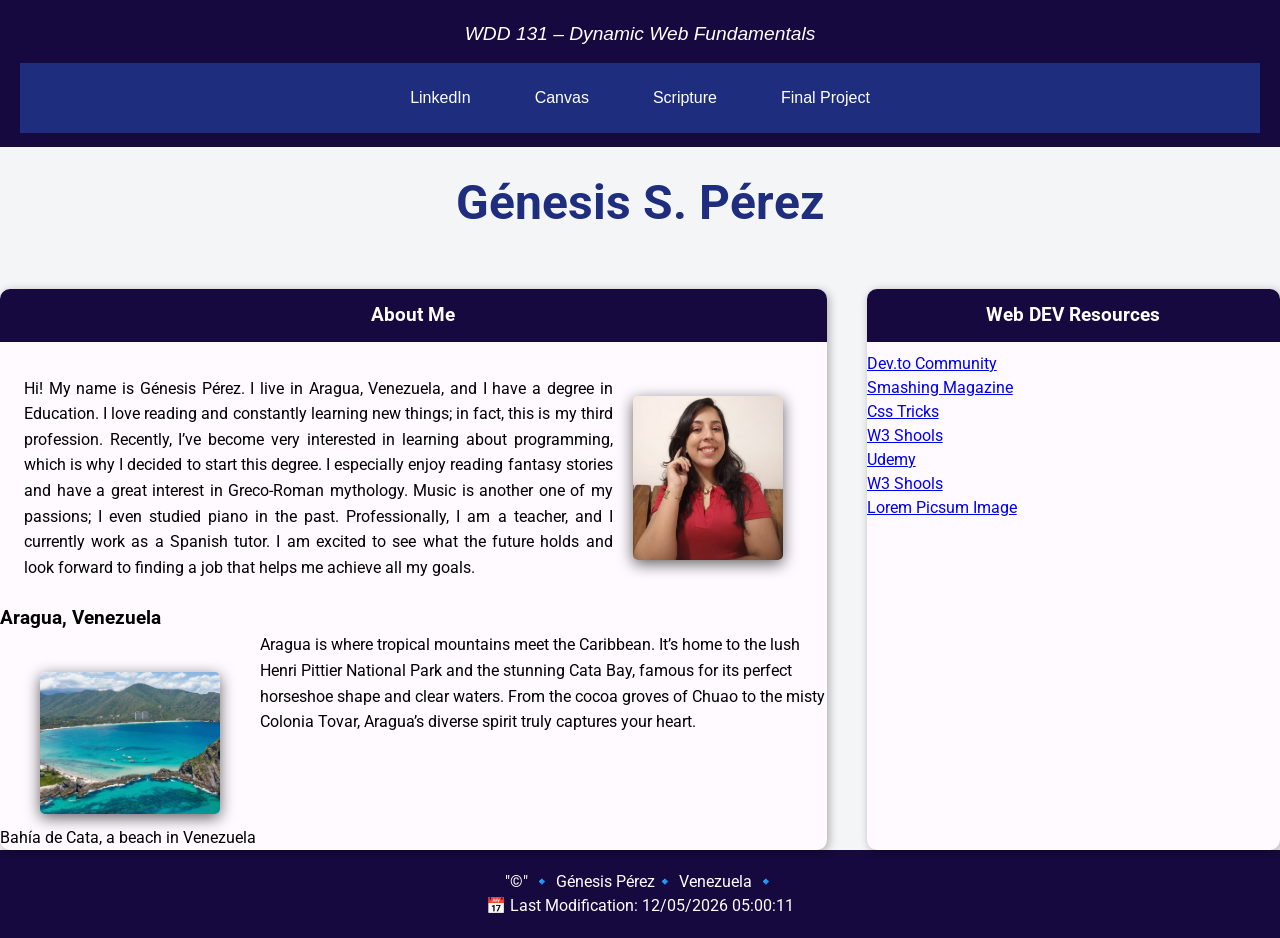
<file: index.html>
<!DOCTYPE html>
<html lang="en">

<head>
    <meta charset="UTF-8">
    <meta name="viewport" content="width=device-width, initial-scale=1.0">
    <title>WDD 131 – Dynamic Web Fundamentals – Genesis Perez</title>
    <meta name="description" content="WDD 131 – Dynamic Web Fundamentals – Genesis Perez's website for the BYU course">
    <meta name="author" content="Genesis Perez">

    <link rel="preconnect" href="https://fonts.googleapis.com">
    <link rel="preconnect" href="https://fonts.gstatic.com" crossorigin>
    <link href="https://fonts.googleapis.com/css2?family=Roboto:wght@400;700&display=swap" rel="stylesheet">
    <link
        href="https://fonts.googleapis.com/css2?family=Playfair+Display:wght@700&family=Roboto:wght@400;700&display=swap"
        rel="stylesheet">



    <link rel="stylesheet" href="styles/base.css">
    <script src="scripts/getdates.js" defer></script>
</head>


<body>
    <header>
        <span id="course-title">WDD 131 – Dynamic Web Fundamentals</span>
        <nav>
            <ul class="menu">
                <li><a href="https://www.linkedin.com/in/genesissperez/">LinkedIn</a></li>
                <li><a href="https://byupw.instructure.com/.">Canvas</a></li>
                <li><a
                        href="https://www.churchofjesuschrist.org/study/scriptures/bofm/alma/26?lang=eng&id=p37#p37">Scripture</a>
                </li>
                <li><a href="#">Final Project</a></li>
            </ul>
        </nav>
    </header>

    <main>

        <div class="name">
            <h1>Génesis S. Pérez</h1>
        </div>

        <section class="card">
            <div class="card-profile">
                <h2>About Me</h2>
                <div class="text-profile">
                    <p>
                        Hi! My name is Génesis Pérez. I live in Aragua, Venezuela, and I have a degree in Education. I
                        love reading and constantly learning new things; in fact, this is my third profession. Recently,
                        I’ve become very interested in learning about programming, which is why I decided to start this
                        degree. I especially enjoy reading fantasy stories and have a great interest in Greco-Roman
                        mythology. Music is another one of my passions; I even studied piano in the past.
                        Professionally, I am a teacher, and I currently work as a Spanish tutor. I am excited to see
                        what the future holds and look forward to finding a job that helps me achieve all my goals.
                    </p>
                    <img src="images/foto-profile.jpg" alt="Hello, my name is Génesis Pérez." width="200">
                </div>
                <div class="vzla-info">
                    <h3>Aragua, Venezuela</h3>
                    <div class="vzla-container">
                        <div>
                            <figure>
                                <img src="images/aragua.jpg" alt="Bahía de Cata, a beach in Venezuela">
                                <figcaption>Bahía de Cata, a beach in Venezuela</figcaption>
                            </figure>
                        </div>

                        <div>
                            <p class="vzla-text">
                                Aragua is where tropical mountains meet the Caribbean. It’s home to the lush Henri
                                Pittier National Park and the stunning Cata Bay, famous for its perfect horseshoe shape
                                and clear waters. From the cocoa groves of Chuao to the misty Colonia Tovar, Aragua’s
                                diverse spirit truly captures your heart.
                            </p>
                        </div>
                    </div>



                </div>

            </div>
        </section>


        <section class="card">
            <h2>Web DEV Resources</h2>
            <div class="resources-list">
                <ul>
                    <li><a href="https://dev.to/">Dev.to Community</a></li>
                    <li><a href="https://www.smashingmagazine.com/">Smashing Magazine</a></li>
                    <li><a href="https://css-tricks.com/">Css Tricks</a></li>
                    <li><a href="https://www.w3schools.com/">W3 Shools</a></li>
                    <li><a href="https://www.udemy.com/">Udemy</a></li>
                    <li><a href="contact.html">W3 Shools</a></li>
                    <li><a href="https://picsum.photos/">Lorem Picsum Image</a></li>
                </ul>
            </div>
        </section>
    </main>


    <footer>
        <p>
            "©"
            <span id="currentyear"></span>
            🔹 Génesis Pérez🔹 Venezuela 🔹
        </p>
        <p id="modify">📅 Last Modification: <span id="lastModified"></span></p>

    </footer>

</body>

</html>
</file>
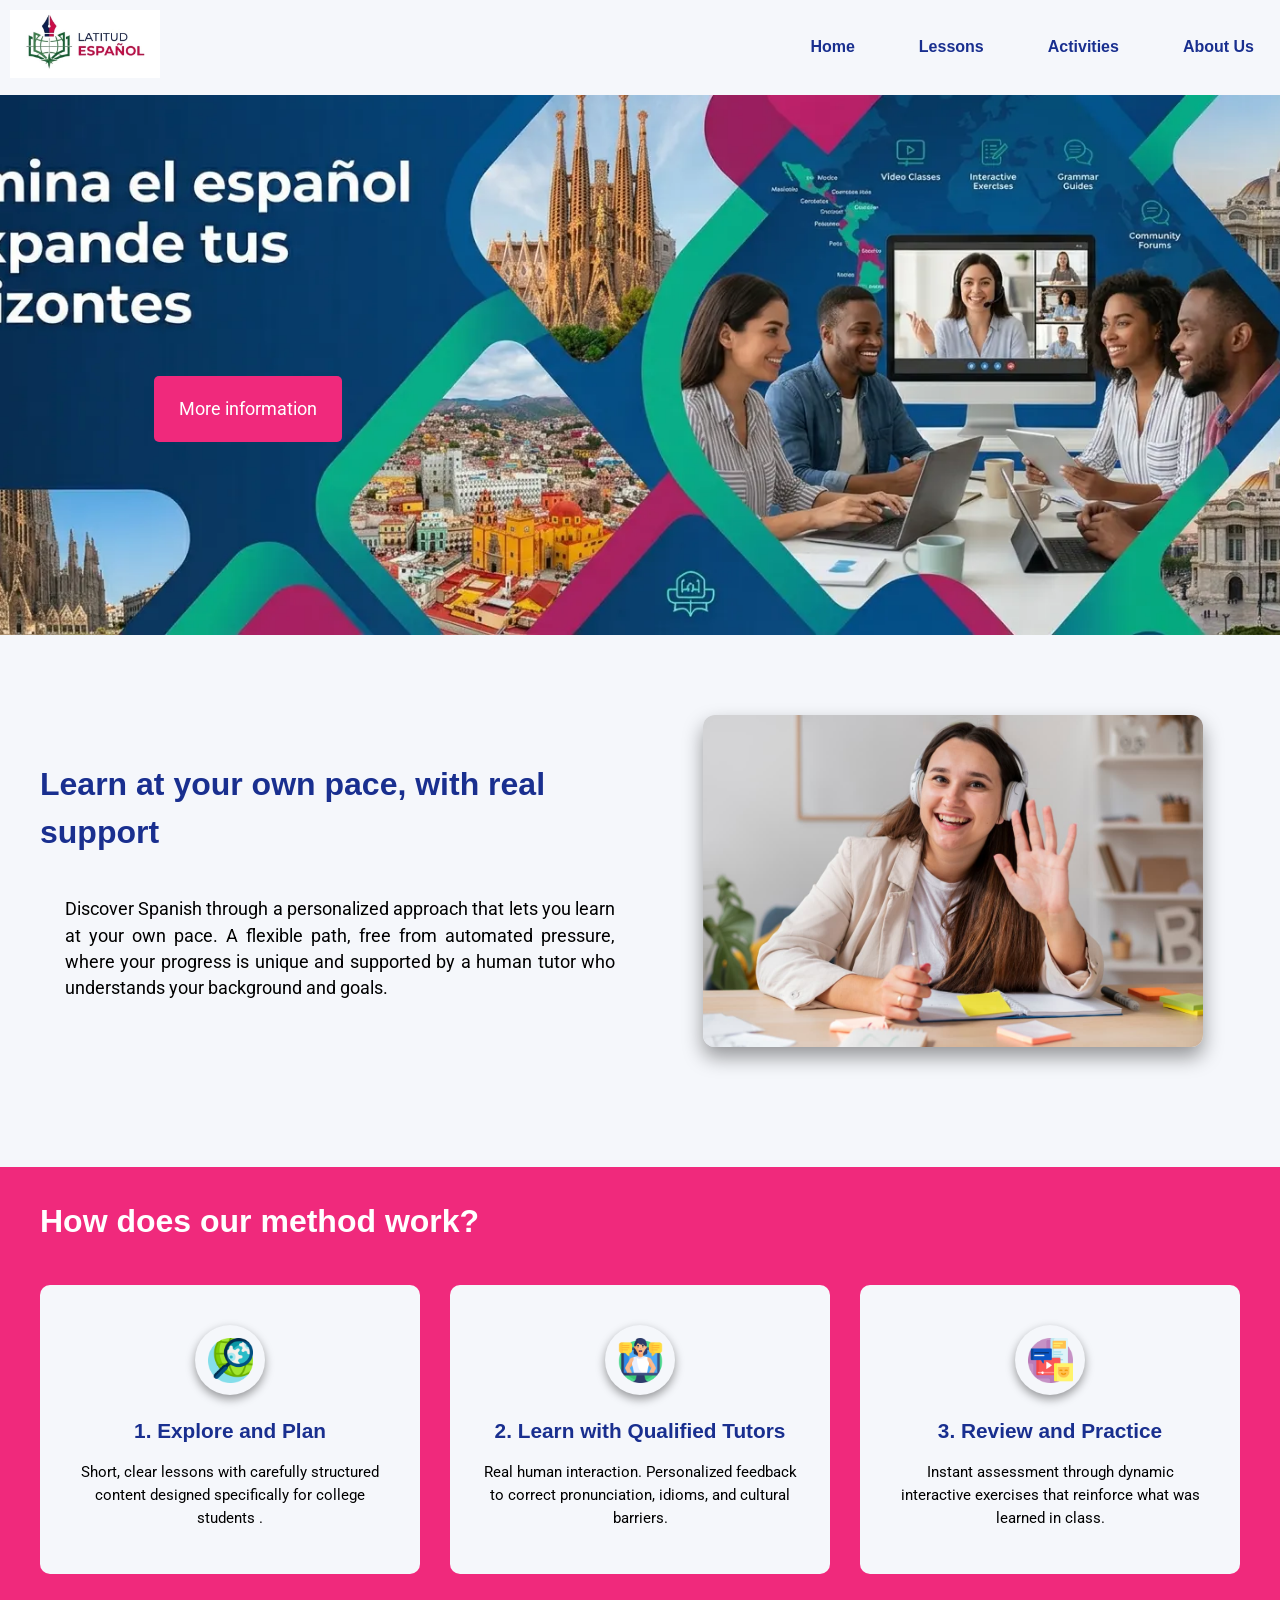
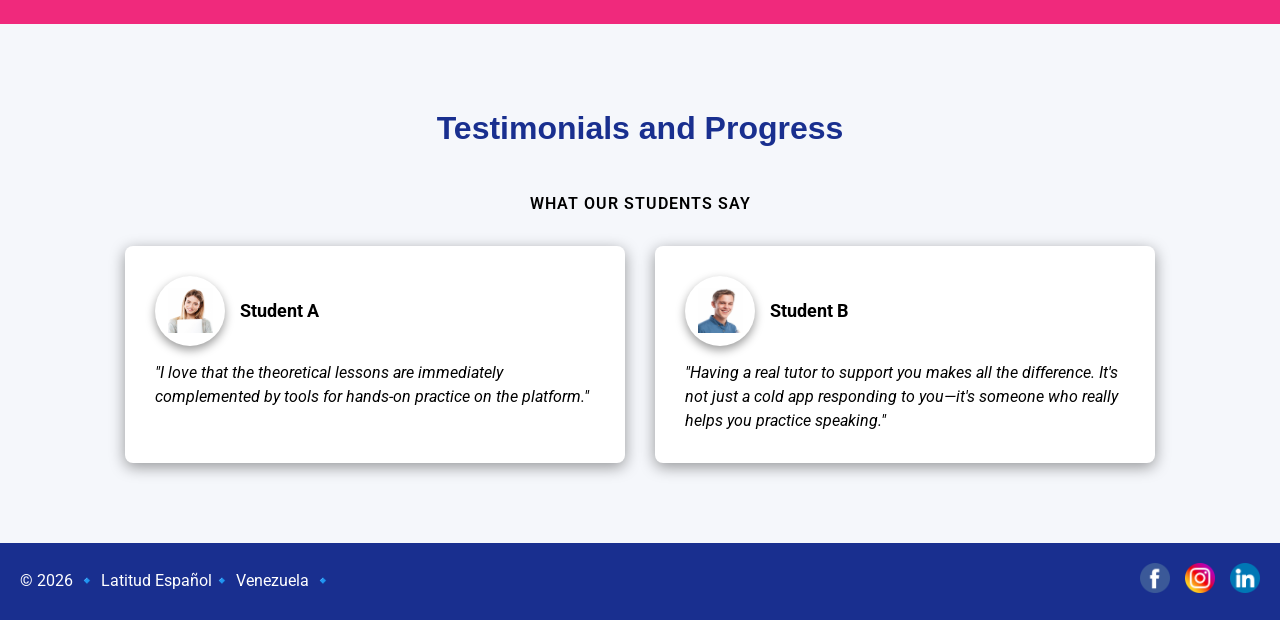
<file: project/index.html>
<!DOCTYPE html>
<html lang="en">

<head>
    <meta charset="UTF-8">
    <meta name="viewport" content="width=device-width, initial-scale=1.0">

    <title>LATITUD ESPAÑOL</title>
    <meta name="description"
        content="A website dedicated to learning Spanish as a foreign language. It contains study material and practical exercises">
    <meta name="author" content="Genesis Perez">

    <link rel="preconnect" href="https://fonts.googleapis.com">
    <link rel="preconnect" href="https://fonts.gstatic.com" crossorigin>
    <link href="https://fonts.googleapis.com/css2?family=Roboto:wght@400;700&display=swap" rel="stylesheet">

    <link rel="stylesheet" href="./styles/projectweb.css">
    <link rel="stylesheet" href="./styles/projectmovl.css">
    <script src="./scripts/projectweb.js" defer></script>
</head>

<body>
    <header>
        <div class="logo">
            <img src="images/logo-sp.webp" alt="Latitud Español. Logo">
            <button type="button" id="hamburgerBtn"></button>
        </div>

        <nav>
            <ul class="navigation">
                <li><a href="index.html">Home</a></li>
                <li><a href="lessons.html">Lessons</a></li>
                <li><a href="activity.html">Activities</a></li>
                <li><a href="about.html">About Us</a></li>

            </ul>
        </nav>
        <div class="user-greeting" id="userGreeting">
        </div>
    </header>

    <main>
        <section class="hero">
            <img src="./images/bienvenida.webp" alt="Welcome banner. Spanish course for adults.">
            <img src="./images/banner-movile.jpg" alt="Welcome banner. Spanish course for adults."
                class="movile-banner">
            <div class="hero-content">
                <a href="about.html" class="btn-info">More information</a>
            </div>
        </section>

        <section class="promise-section">
            <div class="container row-alternated">
                <div class="text-block">
                    <h2>Learn at your own pace, with real support</h2>
                    <p>
                        Discover Spanish through a personalized approach that lets you learn at your own pace.
                        A flexible path, free from automated pressure, where your progress is unique and supported
                        by a human tutor who understands your background and goals.
                    </p>
                </div>
                <div class="image-block">
                    <img src="./images/tutor-interaction.jpg" alt="Interacción con tutor real" class="section-img">
                </div>
            </div>
        </section>
        <section class="method-section">
            <div class="container">
                <h2 class="section-title">How does our method work?</h2>

                <div class="grid-three-columns">
                    <div class="method-card">
                        <div class="card-icon">
                            <img src="./images/icon-explore.png" alt="Icono Explora">
                        </div>
                        <h3>1. Explore and Plan</h3>
                        <p>Short, clear lessons with carefully structured content designed specifically for college
                            students
                            .</p>
                    </div>

                    <div class="method-card">
                        <div class="card-icon">
                            <img src="./images/icon-acquire.png" alt="Icono Adquiere. By magnific.com">
                        </div>
                        <h3>2. Learn with Qualified Tutors</h3>
                        <p>Real human interaction. Personalized feedback to correct pronunciation, idioms, and
                            cultural barriers.</p>
                    </div>

                    <div class="method-card">
                        <div class="card-icon">
                            <img src="./images/icon-consolidate.png" alt="Icono Consolida">
                        </div>
                        <h3>3. Review and Practice</h3>
                        <p>Instant assessment through dynamic interactive exercises that reinforce what was learned
                            in class.
                        </p>
                    </div>
                </div>
            </div>
        </section>

        <section class="testimonials-section">
            <div class="container">
                <h2 class="section-title">Testimonials and Progress</h2>
                <p class="section-subtitle">What Our Students Say</p>

                <div class="testimonials-container">
                    <blockquote class="testimonial-card">
                        <div class="student-info">
                            <div class="avatar-placeholder">
                                <img src="./images/student-a.jpg">
                            </div>
                            <h4>Student A</h4>
                        </div>
                        <p>"I love that the theoretical lessons are immediately complemented by tools for
                            hands-on practice on the platform."</p>
                    </blockquote>

                    <blockquote class="testimonial-card">
                        <div class="student-info">
                            <div class="avatar-placeholder">
                                <img src="./images/student-b.jpg">
                            </div>
                            <h4>Student B</h4>
                        </div>
                        <p>"Having a real tutor to support you makes all the difference. It's not just a cold app
                            responding to you—it's someone
                            who really helps you practice speaking."</p>
                    </blockquote>
                </div>
            </div>
        </section>
    </main>

    <footer>
        <p>
            ©
            <span id="currentyear"></span>
            🔹 Latitud Español🔹 Venezuela 🔹
        </p>
        <nav class="socialmedia">
            <a href="https://www.facebook.com">
                <img src="images/facebook.png" alt="Facebook Icon" width="30">
            </a>
            <a href="https://www.instagram.com">
                <img src="images/instagram.png" alt="Instagram Icon" width="30">

            </a>
            <a href="https://www.linkedin.com">
                <img src="images/linkeding.png" alt="LinkedIn Icon" width="30">
            </a>
        </nav>
    </footer>

</body>

</html>
</file>
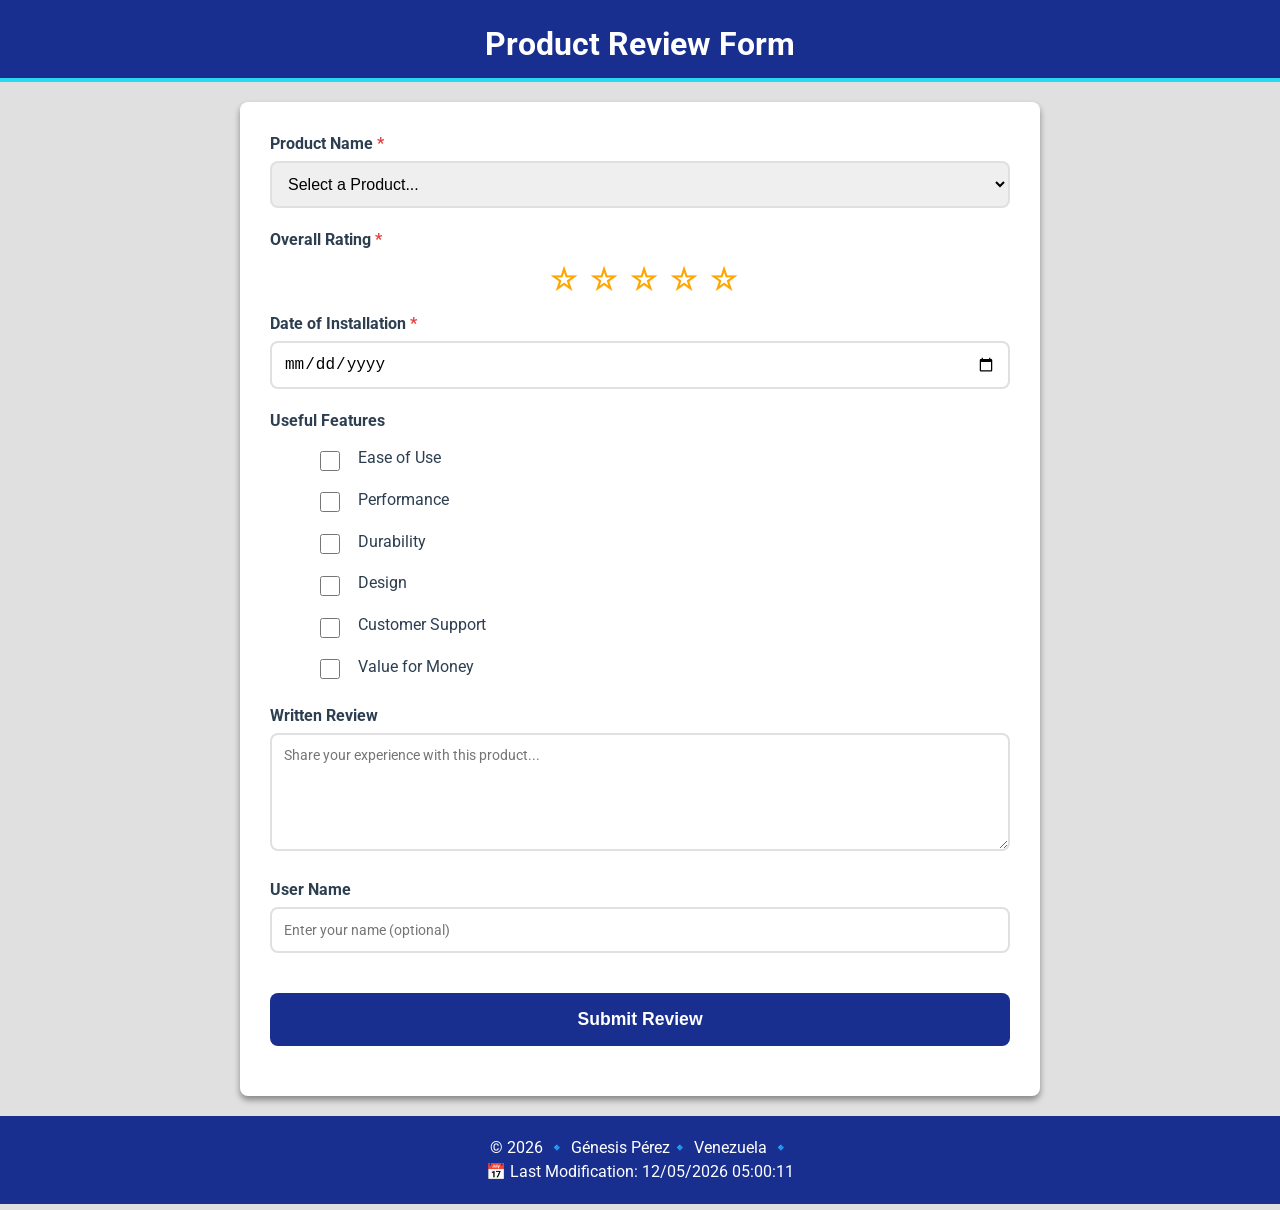
<file: form.html>
<!DOCTYPE html>
<html lang="en">

<head>
    <meta charset="UTF-8">
    <meta name="viewport" content="width=device-width, initial-scale=1.0">
    <title>WDD 131-Product Review Form- Génesis Pérez</title>
    <meta name="description"
        content="WDD 131 – Website with a form to collect user feedback on our various products, including 5-star ratings and written comments.">
    <meta name="author" content="Genesis Perez">

    <link rel="preconnect" href="https://fonts.googleapis.com">
    <link rel="preconnect" href="https://fonts.gstatic.com" crossorigin>
    <link href="https://fonts.googleapis.com/css2?family=Roboto:wght@400;700&display=swap" rel="stylesheet">

    <link rel="stylesheet" href="./styles/form.css">

    <script src="./scripts/form.js" defer></script>
</head>

<body>
    <header>
        <h1> Product Review Form</h1>
    </header>
    <main>
        <form method="get" action="review.html">
            <div class="form-group">
                <label for="product-name" class="required">Product Name</label>

                <select id="product-name" name="productName" required>
                    <option value="" disabled selected>Select a Product...</option>
                </select>
            </div>

            <div class="form-group">
                <label class="required">Overall Rating</label>

                <div class="star-rating">
                    <input type="radio" name="stars" id="star-a" value="5" required />
                    <label for="star-a"></label>

                    <input type="radio" name="stars" id="star-b" value="4" required />
                    <label for="star-b"></label>

                    <input type="radio" name="stars" id="star-c" value="3" required />
                    <label for="star-c"></label>

                    <input type="radio" name="stars" id="star-d" value="2" required />
                    <label for="star-d"></label>

                    <input type="radio" name="stars" id="star-e" value="1" required />
                    <label for="star-e"></label>
                </div>
            </div>

            <div class="form-group">
                <label for="install-date" class="required">Date of Installation</label>

                <input type="date" id="install-date" name="installDate" required>
            </div>

            <div class="form-group">
                <label>Useful Features</label>
                <div class="checkbox-group">
                    <input type="checkbox" id="feature1" name="features" value="Ease of Use">
                    <label for="feature1">Ease of Use</label>

                    <input type="checkbox" id="feature2" name="features" value="Performance">
                    <label for="feature2">Performance</label>

                    <input type="checkbox" id="feature3" name="features" value="Durability">
                    <label for="feature3">Durability</label>

                    <input type="checkbox" id="feature4" name="features" value="Design">
                    <label for="feature4">Design</label>

                    <input type="checkbox" id="feature5" name="features" value="Customer Support">
                    <label for="feature5">Customer Support</label>

                    <input type="checkbox" id="feature6" name="features" value="Value for Money">
                    <label for="feature6">Value for Money</label>
                </div>
            </div>

            <div class="form-group">
                <label for="written-review">Written Review</label>
                <textarea id="written-review" name="writtenReview" rows="5"
                    placeholder="Share your experience with this product..."></textarea>
            </div>
            <div class="form-group">
                <label for="user-name">User Name</label>
                <input type="text" id="user-name" name="userName" placeholder="Enter your name (optional)">
            </div>

            <div class="form-group">
                <input type="submit" value="Submit Review" class="submit-btn">

            </div>

        </form>
    </main>

    <footer>
        <p>
            ©
            <span id="currentyear"></span>
            🔹 Génesis Pérez🔹 Venezuela 🔹
        </p>
        <p id="modify"> <span id="lastModified"></span></p>

    </footer>
</body>

</html>
</file>
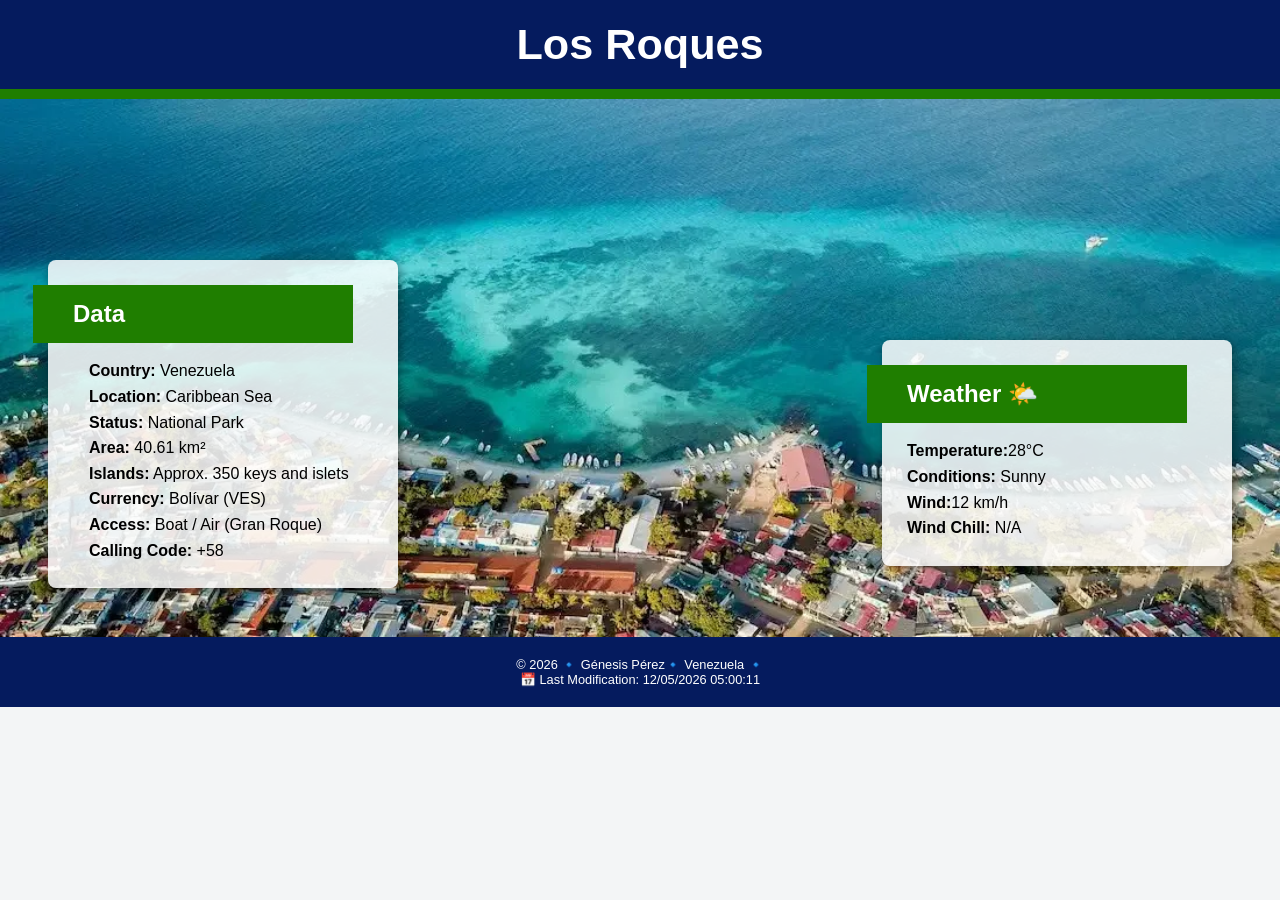
<file: place.html>
<!DOCTYPE html>
<html lang="en">

<head>
    <meta charset="UTF-8">
    <meta name="viewport" content="width=device-width, initial-scale=1.0">
    <title>Los Roques Archipelago</title>
    <meta name="description" content="WDD 131 – Dynamic Web Fundamentals – Genesis Perez - Los Roques Website">
    <meta name="author" content="Genesis Perez">

    <link rel="stylesheet" href="./styles/place.css">
    <script src="./scripts/place.js" defer></script>
</head>

<body>
    <header>
        <h1>Los Roques</h1>
    </header>

    <main>
        <div class="hero">
            <picture>
                <source media="(max-width: 768px)" srcset="./images/los-roques-mobile.webp">

                <img src="./images/los-roques-fukajaz-.webp"
                    alt="Los Roques Archipelago, Venezuela. Photo by Fukajaz on Pexels" width="1200" height="600">
            </picture>
        </div>
    </main>

    <aside class="info-box">
        <h2>Data</h2>
        <ul>
            <li><strong>Country:</strong> Venezuela</li>
            <li><strong>Location:</strong> Caribbean Sea</li>
            <li><strong>Status:</strong> National Park</li>
            <li><strong>Area:</strong> 40.61 km²</li>
            <li><strong>Islands:</strong> Approx. 350 keys and islets</li>
            <li><strong>Currency:</strong> Bolívar (VES)</li>
            <li><strong>Access:</strong> Boat / Air (Gran Roque)</li>
            <li><strong>Calling Code:</strong> +58 </li>
        </ul>
    </aside>

    <aside class="weather-box">
        <h2>
            Weather
            <img src="./images/icon-weather.svg" alt="weather icon" class="movile-weather-icon">
        </h2>
        <ul>
            <li><strong>Temperature:</strong>28°C</li>
            <li><strong>Conditions:</strong> Sunny</li>
            <li><strong>Wind:</strong>12 km/h</li>
        </ul>
    </aside>


    <footer>
        <p>
            ©
            <span id="currentyear"></span>
            🔹 Génesis Pérez🔹 Venezuela 🔹
        </p>
        <p id="modify"> <span id="lastModified"></span></p>

    </footer>



</body>

</html>
</file>
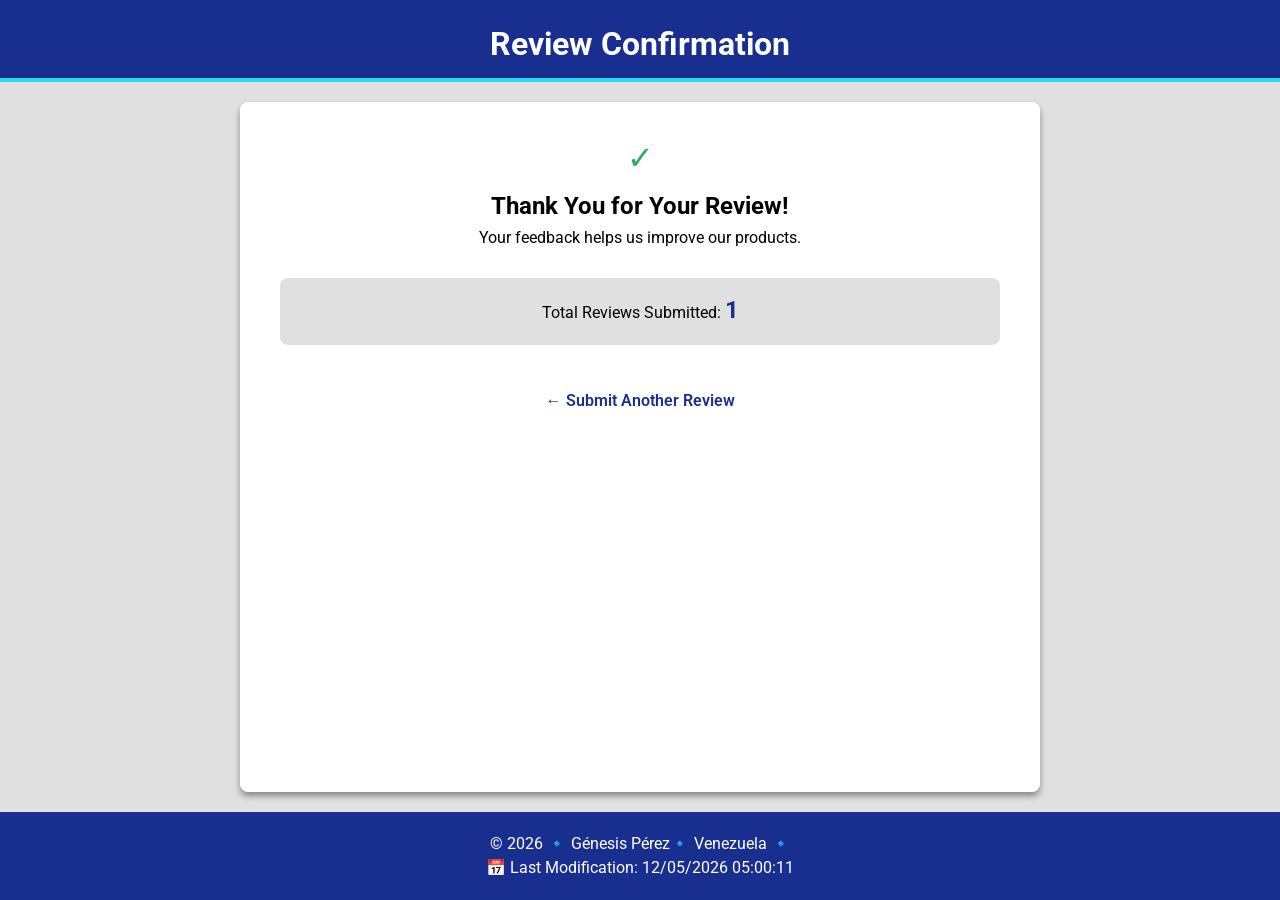
<file: review.html>
<!DOCTYPE html>
<html lang="en">

<head>
    <meta charset="UTF-8">
    <meta name="viewport" content="width=device-width, initial-scale=1.0">
    <title>WDD 131-Review Confirmation- Génesis Pérez</title>
    <meta name="description"
        content="Confirmation page that tracks the total number of submitted reviews using localStorage.">
    <meta name="author" content="Genesis Perez">

    <link rel="preconnect" href="https://fonts.googleapis.com">
    <link rel="preconnect" href="https://fonts.gstatic.com" crossorigin>
    <link href="https://fonts.googleapis.com/css2?family=Roboto:wght@400;700&display=swap" rel="stylesheet">

    <link rel="stylesheet" href="./styles/form.css">

    <script src="./scripts/review.js" defer></script>
</head>

<body>
    <header>
        <h1> Review Confirmation</h1>
    </header>

    <main>
        <div class="confirmation-section">
            <div class="check-icon">✓</div>

            <h2>Thank You for Your Review!</h2>
            <p class="confirmation-text">Your feedback helps us improve our products.</p>

            <div class="review-counter">
                <p>Total Reviews Submitted: <strong id="counter-display">0</strong></p>
            </div>

            <a href="form.html" class="back-link">← Submit Another Review</a>
        </div>
    </main>


    <footer>
        <p>
            ©
            <span id="currentyear"></span>
            🔹 Génesis Pérez🔹 Venezuela 🔹
        </p>
        <p id="modify"> <span id="lastModified"></span></p>

    </footer>
</body>

</html>
</file>
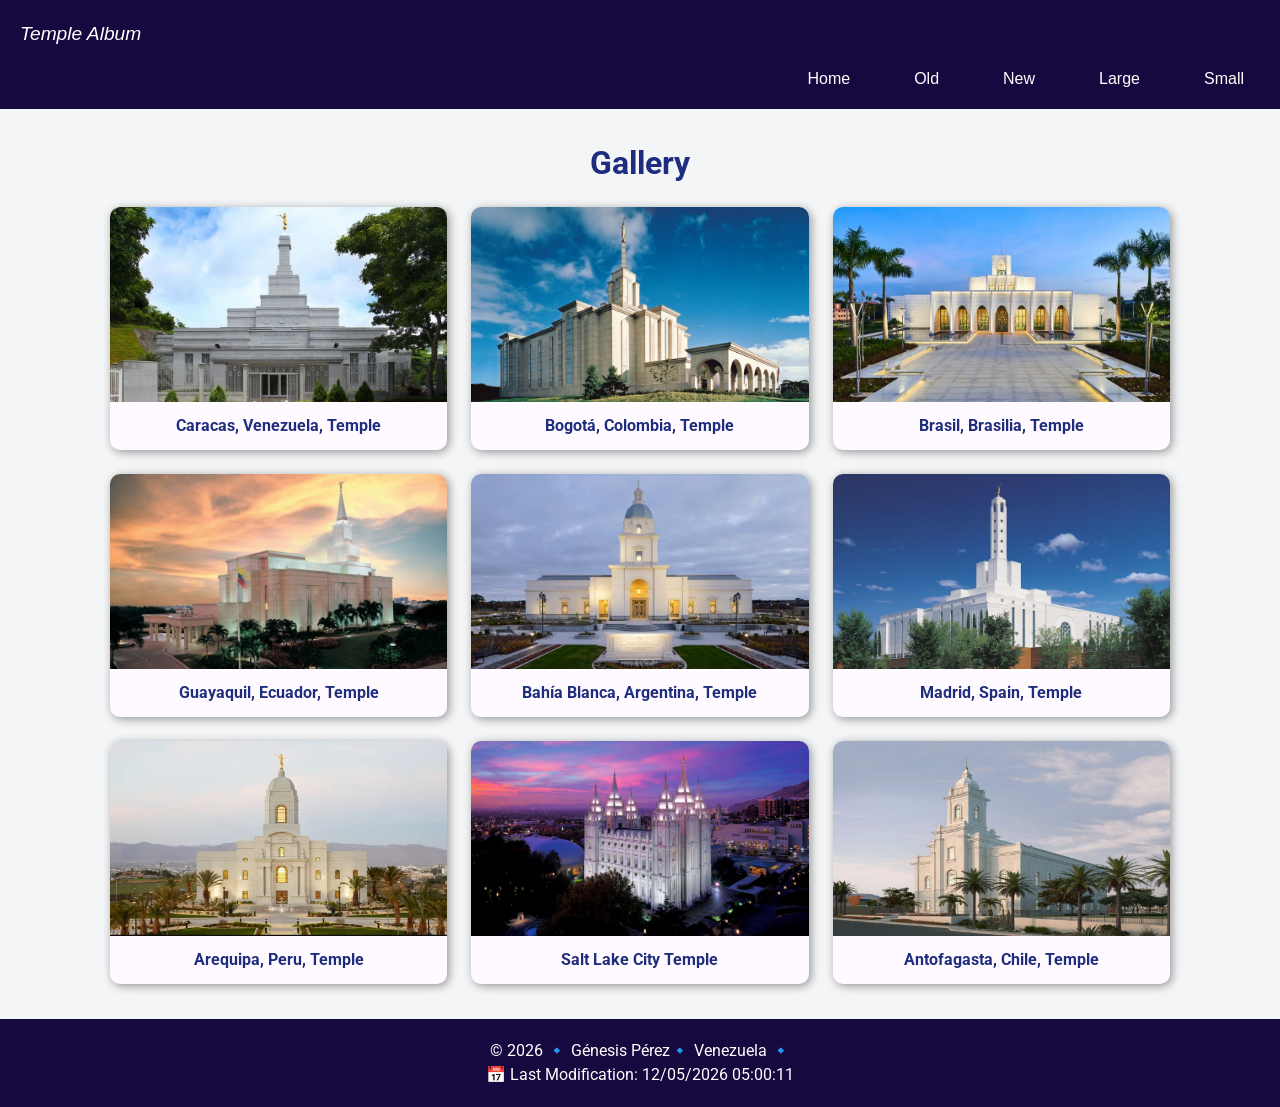
<file: temples.html>
<!DOCTYPE html>
<html lang="en">

<head>
    <meta charset="UTF-8">
    <meta name="viewport" content="width=device-width, initial-scale=1.0">
    <title>WDD 131-Temples Gallery - Génesis Pérez</title>
    <meta name="description" content="WDD 131 – Dynamic Web Fundamentals – Genesis Perez's website for the BYU course">
    <meta name="author" content="Genesis Perez">

    <link rel="preconnect" href="https://fonts.googleapis.com">
    <link rel="preconnect" href="https://fonts.gstatic.com" crossorigin>
    <link href="https://fonts.googleapis.com/css2?family=Roboto:wght@400;700&display=swap" rel="stylesheet">

    <link rel="stylesheet" href="./styles/temples.css">
    <link rel="stylesheet" href="./styles/temples-large.css">
    <script src="./scripts/temples.js" defer></script>
</head>

<body>
    <header>
        <div class="header-content">
            <span id="Page-title">Temple Album</span>
            <button type="button" id="hamburgerBtn"></button>
        </div>

        <nav>
            <ul class="navigation">
                <li><a href="#">Home</a></li>
                <li><a href="#">Old</a></li>
                <li><a href="#">New</a></li>
                <li><a href="#">Large</a></li>
                <li><a href="#">Small</a></li>
            </ul>
        </nav>
    </header>

    <main>
        <div class="title-gallery">
            <h1>Gallery</h1>
        </div>

        <div class="gallery-content">
            <figure>
                <img src="./images/caracas_venezuela_temple.jpeg" alt="Caracas, Venezuela, Temple">
                <figcaption>Caracas, Venezuela, Temple</figcaption>
            </figure>

            <figure>
                <img src="./images/bogota_colombia.jpeg" alt="Bogotá Colombia Temple">
                <figcaption>Bogotá, Colombia, Temple</figcaption>
            </figure>

            <figure>
                <img src="./images/brasilia_brazil.jpeg" alt="Brasil, Brasilia Temple">
                <figcaption>Brasil, Brasilia, Temple</figcaption>
            </figure>

            <figure>
                <img src="./images/guayaquil_ecuador.jpeg" alt="Guayaquil, Ecuador Temple">
                <figcaption>Guayaquil, Ecuador, Temple</figcaption>
            </figure>

            <figure>
                <img src="./images/bahia_blanca_argentina.jpeg" alt="Bahía Blanca, Temple">
                <figcaption>Bahía Blanca, Argentina, Temple</figcaption>
            </figure>

            <figure>
                <img src="./images/madrid_spain_temple_lds.jpeg" alt="Madrid, Spain, Temple">
                <figcaption>Madrid, Spain, Temple</figcaption>
            </figure>

            <figure>
                <img src="./images/arequipa_peru_temple.jpg" alt="Arequipa, Peru, Temple">
                <figcaption>Arequipa, Peru, Temple</figcaption>
            </figure>

            <figure>
                <img src="./images/salt_lake_temple.jpg" alt="Salt Lake City Temple">
                <figcaption>Salt Lake City Temple</figcaption>
            </figure>

            <figure>
                <img src="./images/antofagasta_chile.jpeg" alt="Antofagasta, Chile, Temple">
                <figcaption>Antofagasta, Chile, Temple</figcaption>
            </figure>

        </div>

    </main>
    <footer>
        <p>
            ©
            <span id="currentyear"></span>
            🔹 Génesis Pérez🔹 Venezuela 🔹
        </p>
        <p id="modify"> <span id="lastModified"></span></p>

    </footer>

</body>

</html>
</file>
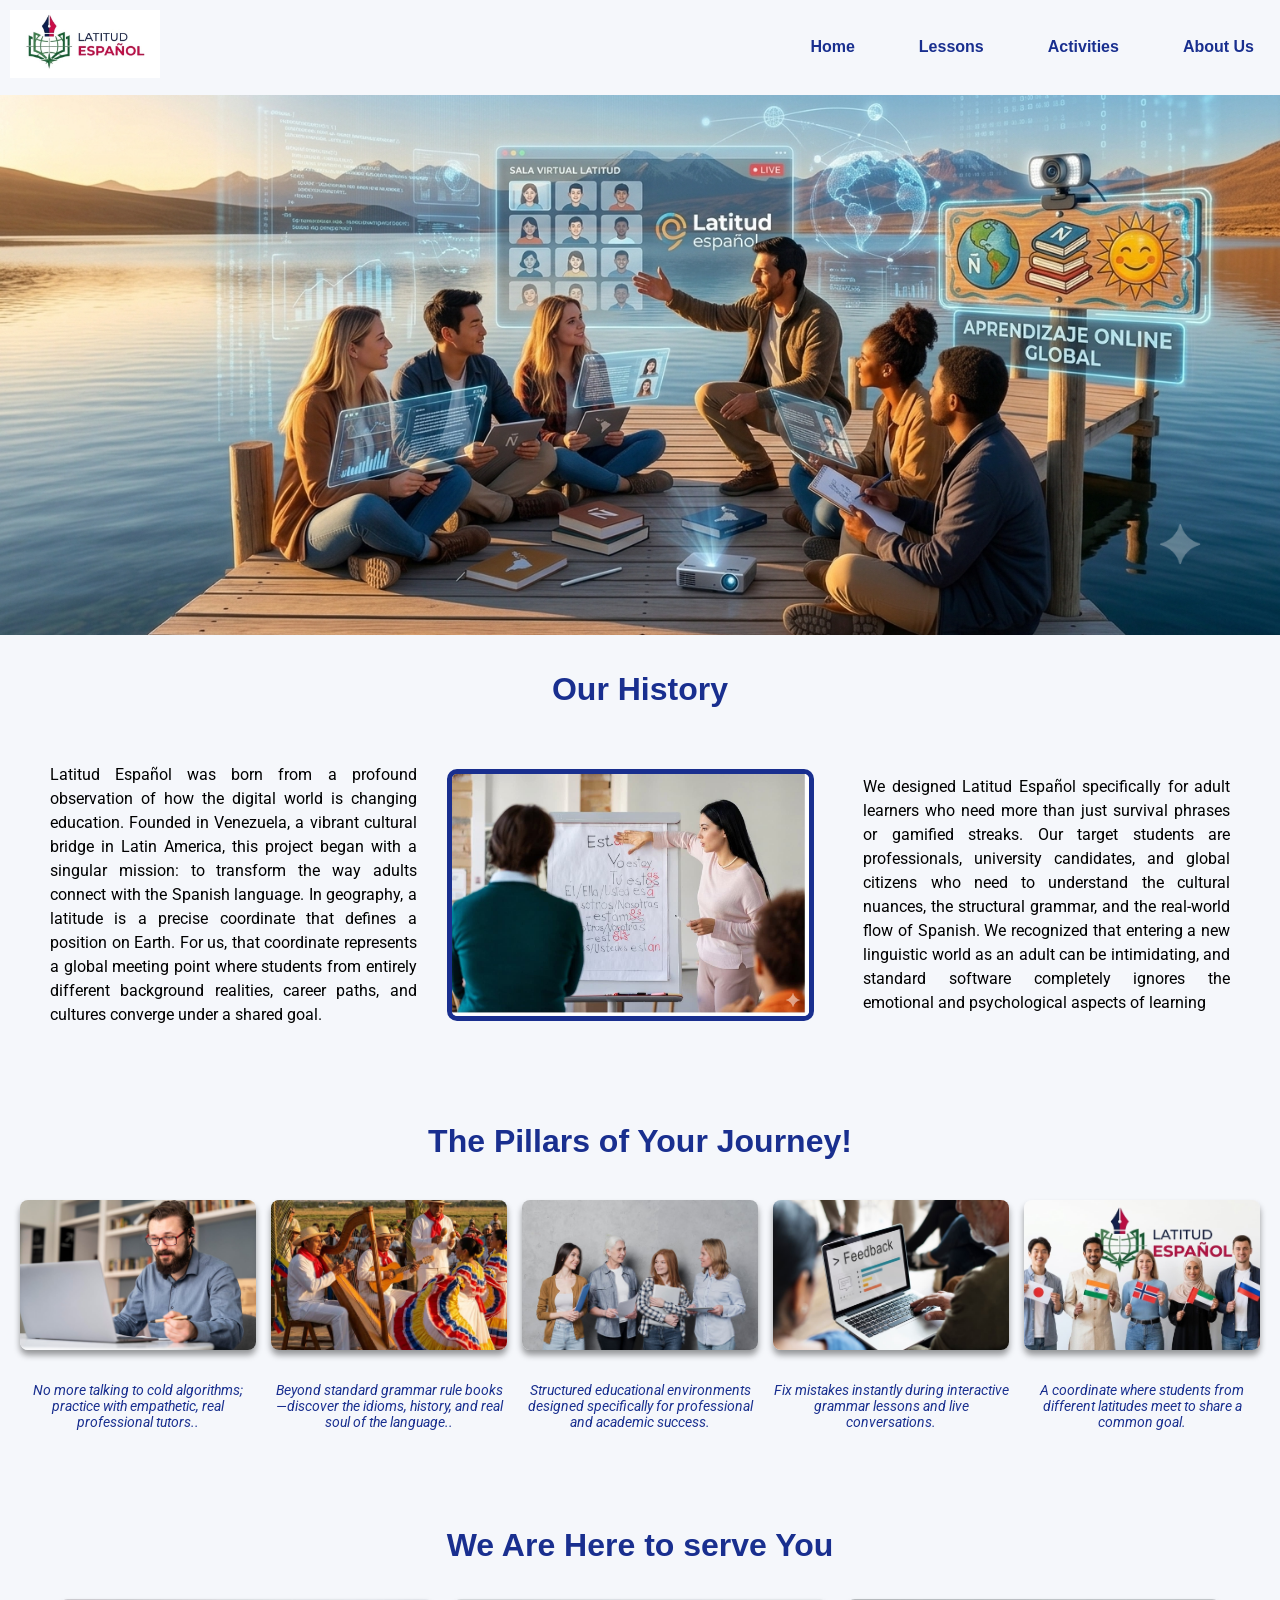
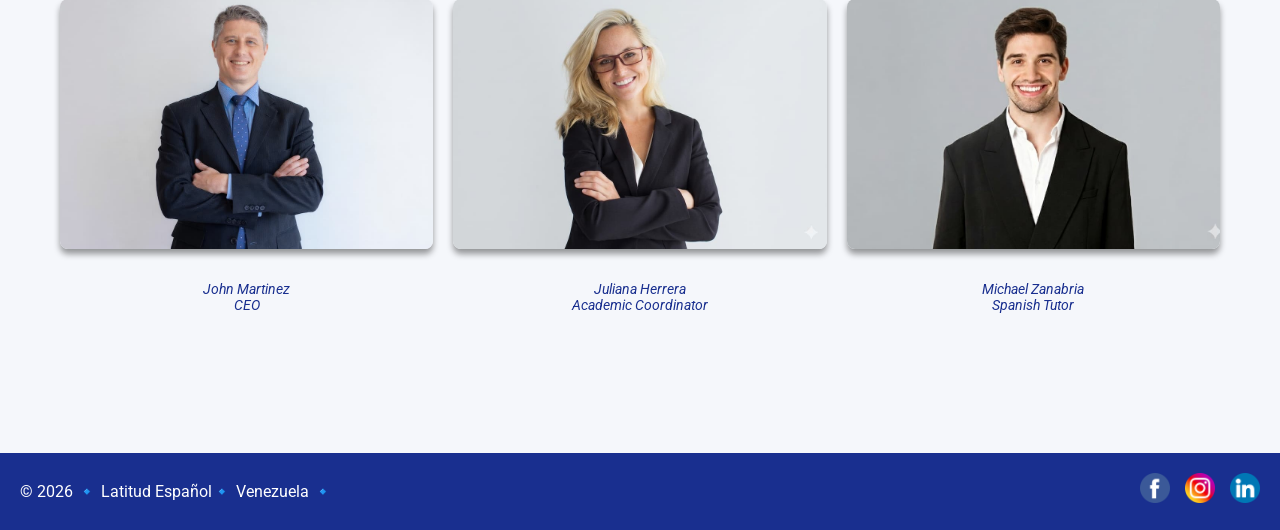
<file: project/about.html>
<!DOCTYPE html>
<html lang="en">

<head>
    <meta charset="UTF-8">
    <meta name="viewport" content="width=device-width, initial-scale=1.0">

    <title>LATITUD ESPAÑOL</title>
    <meta name="description"
        content="Who are we? Discover the history of our Spanish academy, our commitment to learning, and the team of professionals who will guide you.">
    <meta name="author" content="Genesis Perez">

    <link rel="preconnect" href="https://fonts.googleapis.com">
    <link rel="preconnect" href="https://fonts.gstatic.com" crossorigin>
    <link href="https://fonts.googleapis.com/css2?family=Roboto:wght@400;700&display=swap" rel="stylesheet">

    <link rel="stylesheet" href="./styles/projectweb.css">
    <link rel="stylesheet" href="./styles/projectmovl.css">
    <script src="./scripts/projectweb.js" defer></script>

</head>


<body>
    <header>
        <div class="logo">
            <img src="images/logo-sp.webp" alt="Latitud Español. Logo">
            <button type="button" id="hamburgerBtn"></button>
        </div>

        <nav>
            <ul class="navigation">
                <li><a href="latitudesp.html">Home</a></li>
                <li><a href="lessons.html">Lessons</a></li>
                <li><a href="activity.html">Activities</a></li>
                <li><a href="about.html">About Us</a></li>
            </ul>
        </nav>
    </header>

    <main>
        <div class="hero">
            <img src="./images/about-banner.png" alt="banner. Spanish course for adults.">
            <img src="./images/about-bannermv.jpg" alt="banner. Spanish course for adults." class="movile-banner">

        </div>

        <section class="history-container">
            <h2> Our History</h2>
            <p>Latitud Español was born from a profound observation of how the digital world is changing education.
                Founded in Venezuela, a vibrant cultural bridge in Latin America, this project began with a singular
                mission: to transform the way adults connect with the Spanish language. In geography, a latitude is a
                precise coordinate that defines a position on Earth. For us, that coordinate represents a global meeting
                point where students from entirely different background realities, career paths, and cultures converge
                under a shared goal.

            </p>

            <img src="images/history.jpg" alt="Latitud Español history" class="history-img">
            <p>We designed Latitud Español specifically for adult learners who need more than just survival phrases or
                gamified streaks. Our target students are professionals, university candidates, and global citizens who
                need to understand the cultural nuances, the structural grammar, and the real-world flow of Spanish. We
                recognized that entering a new linguistic world as an adult can be intimidating, and standard software
                completely ignores the emotional and psychological aspects of learning </p>
        </section>

        <section class="pillars-section">
            <h2>The Pillars of Your Journey!</h2>

            <div class="pillars-gallery">
                <figure>
                    <img src="images/pillar1.jpg" alt="100% Human Connection">
                    <figcaption>No more talking to cold algorithms; practice with empathetic, real professional tutors..
                    </figcaption>
                </figure>

                <figure>
                    <img src="images/pillar2.jpg" alt="Cultural Immersion">
                    <figcaption>Beyond standard grammar rule books—discover the idioms, history, and real soul of the
                        language..</figcaption>
                </figure>

                <figure>
                    <img src="images/pillar3.jpg" alt="Tailored for Adults">
                    <figcaption>Structured educational environments designed specifically for professional and academic
                        success.</figcaption>
                </figure>

                <figure>
                    <img src="images/pillar4.jpg" alt="Real-Time Feedback">
                    <figcaption>Fix mistakes instantly during interactive grammar lessons and live conversations.
                    </figcaption>
                </figure>

                <figure>
                    <img src="images/pillar5.jpg" alt="Global Community">
                    <figcaption>A coordinate where students from different latitudes meet to share a common goal.
                    </figcaption>
                </figure>
            </div>
        </section>

        <section class="employee-section">
            <h2>We Are Here to serve You</h2>
            <div class="pillars-gallery">
                <figure>
                    <img src="images/employee1.jpg"
                        alt="John Martinez, CEO of Latitud Español, smiling in professional attire">
                    <figcaption>John Martinez <br> CEO</figcaption>
                </figure>

                <figure>
                    <img src="images/employee2.jpg"
                        alt="Juliana Herrera,Academic coordinator, looking forward in an office setting">
                    <figcaption>Juliana Herrera <br> Academic Coordinator</figcaption>
                </figure>

                <figure>
                    <img src="images/employee3.jpg"
                        alt="Michael Zanabria, professiona ltutor, wearing a suit and smiling">
                    <figcaption> Michael Zanabria <br> Spanish Tutor </figcaption>
                </figure>

            </div>
        </section>

    </main>

    <footer>
        <p>
            ©
            <span id="currentyear"></span>
            🔹 Latitud Español🔹 Venezuela 🔹
        </p>

        <nav class="socialmedia">
            <a href="https://www.facebook.com">
                <img src="images/facebook.png" alt="Facebook Icon" width="30">
            </a>
            <a href="https://www.instagram.com">
                <img src="images/instagram.png" alt="Instagram Icon" width="30">

            </a>
            <a href="https://www.linkedin.com">
                <img src="images/linkeding.png" alt="LinkedIn Icon" width="30">
            </a>
        </nav>
    </footer>

</body>

</html>
</file>
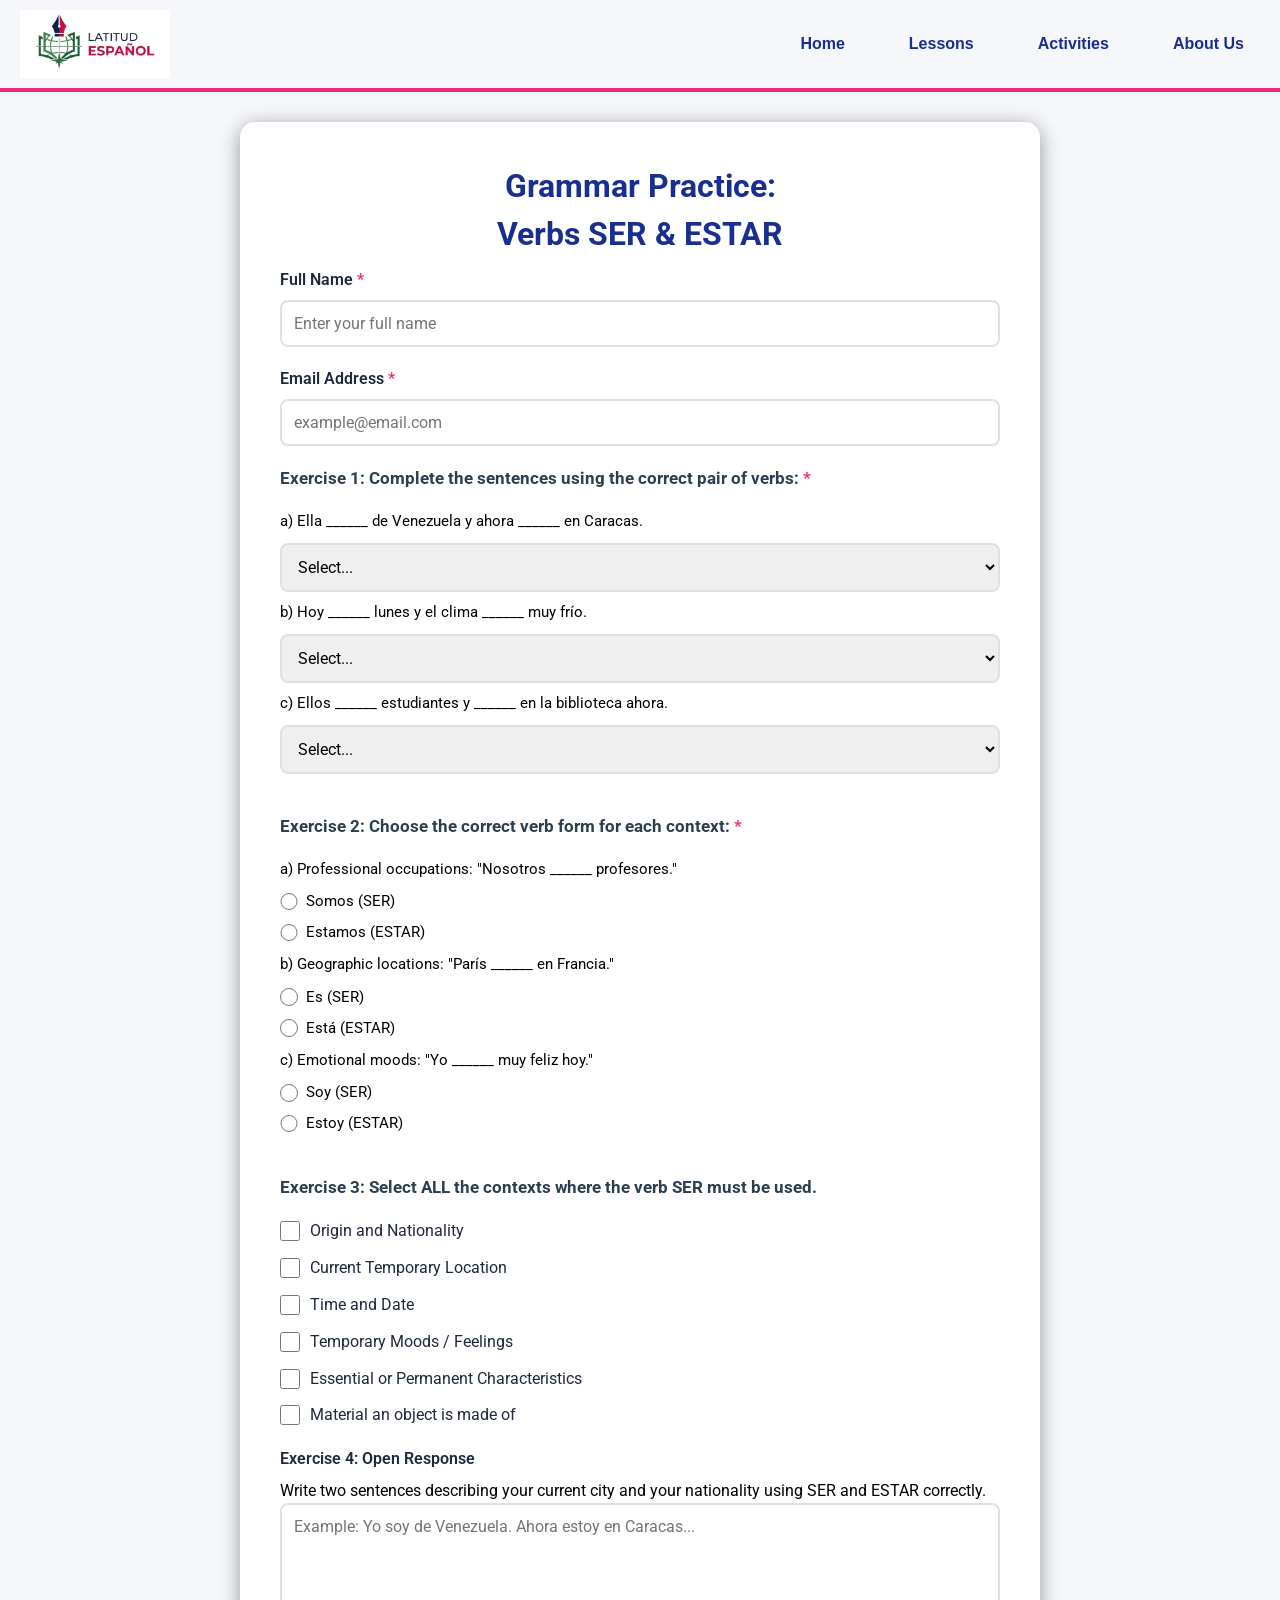
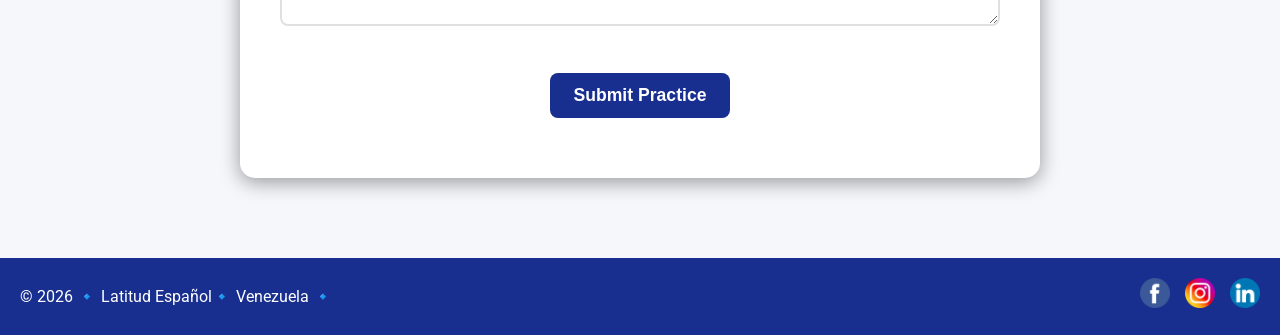
<file: project/activity.html>
<!DOCTYPE html>
<html lang="en">

<head>
    <meta charset="UTF-8">
    <meta name="viewport" content="width=device-width, initial-scale=1.0">

    <title>LATITUD ESPAÑOL</title>
    <meta name="description"
        content="A website dedicated to learning Spanish as a foreign language. It contains study material and practical exercises">
    <meta name="author" content="Genesis Perez">

    <link rel="preconnect" href="https://fonts.googleapis.com">
    <link rel="preconnect" href="https://fonts.gstatic.com" crossorigin>
    <link href="https://fonts.googleapis.com/css2?family=Roboto:wght@400;700&display=swap" rel="stylesheet">

    <link rel="stylesheet" href="./styles/form.css">
    <script src="./scripts/projectweb.js" defer></script>
</head>

<body>
    <header>
        <div class="logo">
            <img src="images/logo-sp.webp" alt="Latitud Español. Logo">
            <button type="button" id="hamburgerBtn"></button>
        </div>

        <nav>
            <ul class="navigation">
                <li><a href="latitudesp.html">Home</a></li>
                <li><a href="lessons.html">Lessons</a></li>
                <li><a href="activity.html">Activities</a></li>
                <li><a href="about.html">About Us</a></li>
            </ul>
        </nav>
        <div class="user-greeting" id="userGreeting">
        </div>
    </header>

    <main>
        <div class="title-gallery">
            <h1 class="practice-title">Grammar Practice: <br> Verbs SER & ESTAR</h1>

        </div>

        <form method="get" action="review.html">

            <div class="form-group">
                <label for="student-name" class="required">Full Name</label>
                <input type="text" id="student-name" name="studentName" placeholder="Enter your full name" required>
            </div>

            <div class="form-group">
                <label for="student-email" class="required">Email Address</label>
                <input type="email" id="student-email" name="studentEmail" placeholder="example@email.com" required>
            </div>

            <div class="form-group-container">
                <p class="exercise-instruction required">Exercise 1: Complete the sentences using the correct pair of
                    verbs:</p>

                <div class="sub-exercise">
                    <label for="exercise-1a">a) Ella ______ de Venezuela y ahora ______ en Caracas.</label>
                    <select id="exercise-1a" name="exercise1a" required>
                        <option value="" disabled selected>Select...</option>
                        <option value="es-es">es / es</option>
                        <option value="esta-esta">está / está</option>
                        <option value="es-esta">es / está</option>
                        <option value="esta-es">está / es</option>
                    </select>
                </div>

                <div class="sub-exercise">
                    <label for="exercise-1b">b) Hoy ______ lunes y el clima ______ muy frío.</label>
                    <select id="exercise-1b" name="exercise1b" required>
                        <option value="" disabled selected>Select...</option>
                        <option value="es-es">es / es</option>
                        <option value="es-esta">es / está</option>
                        <option value="esta-es">está / es</option>
                        <option value="esta-esta">está / está</option>
                    </select>
                </div>

                <div class="sub-exercise">
                    <label for="exercise-1c">c) Ellos ______ estudiantes y ______ en la biblioteca ahora.</label>
                    <select id="exercise-1c" name="exercise1c" required>
                        <option value="" disabled selected>Select...</option>
                        <option value="son-son">son / son</option>
                        <option value="estan-estan">están / están</option>
                        <option value="estan-son">están / son</option>
                        <option value="son-estan">son / están</option>
                    </select>
                </div>
            </div>

            <div class="form-group-container">
                <p class="exercise-instruction required">Exercise 2: Choose the correct verb form for each context:</p>

                <div class="sub-exercise">
                    <label>a) Professional occupations: "Nosotros ______ profesores."</label>
                    <div class="radio-flex-container">
                        <div>
                            <input type="radio" name="verbChoiceA" id="choice-ser-a" value="SER" required />
                            <label for="choice-ser-a">Somos (SER)</label>
                        </div>
                        <div>
                            <input type="radio" name="verbChoiceA" id="choice-estar-a" value="ESTAR" required />
                            <label for="choice-estar-a">Estamos (ESTAR)</label>
                        </div>
                    </div>
                </div>

                <div class="sub-exercise">
                    <label>b) Geographic locations: "París ______ en Francia."</label>
                    <div class="radio-flex-container">
                        <div>
                            <input type="radio" name="verbChoiceB" id="choice-ser-b" value="SER" required />
                            <label for="choice-ser-b">Es (SER)</label>
                        </div>
                        <div>
                            <input type="radio" name="verbChoiceB" id="choice-estar-b" value="ESTAR" required />
                            <label for="choice-estar-b">Está (ESTAR)</label>
                        </div>
                    </div>
                </div>

                <div class="sub-exercise">
                    <label>c) Emotional moods: "Yo ______ muy feliz hoy."</label>
                    <div class="radio-flex-container">
                        <div>
                            <input type="radio" name="verbChoiceC" id="choice-ser-c" value="SER" required />
                            <label for="choice-ser-c">Soy (SER)</label>
                        </div>
                        <div>
                            <input type="radio" name="verbChoiceC" id="choice-estar-c" value="ESTAR" required />
                            <label for="choice-estar-c">Estoy (ESTAR)</label>
                        </div>
                    </div>
                </div>
            </div>

            <div class="form-group">
                <p class="exercise-instruction">Exercise 3: Select ALL the contexts where the verb <strong>SER</strong>
                    must be
                    used.</p>
                <div class="checkbox-group">
                    <div class="checkbox-item">
                        <input type="checkbox" id="use1" name="serUses" value="Nationality">
                        <label for="use1">Origin and Nationality</label>
                    </div>

                    <div class="checkbox-item">
                        <input type="checkbox" id="use2" name="serUses" value="Temporary Location">
                        <label for="use2">Current Temporary Location</label>
                    </div>

                    <div class="checkbox-item">
                        <input type="checkbox" id="use3" name="serUses" value="Time and Date">
                        <label for="use3">Time and Date</label>
                    </div>

                    <div class="checkbox-item">
                        <input type="checkbox" id="use4" name="serUses" value="Temporary Mood">
                        <label for="use4">Temporary Moods / Feelings</label>
                    </div>

                    <div class="checkbox-item">
                        <input type="checkbox" id="use5" name="serUses" value="Permanent Characteristics">
                        <label for="use5">Essential or Permanent Characteristics</label>
                    </div>

                    <div class="checkbox-item">
                        <input type="checkbox" id="use6" name="serUses" value="Material">
                        <label for="use6">Material an object is made of</label>
                    </div>
                </div>
            </div>

            <div class="form-group">
                <label class="exercise-title-label">Exercise 4: Open Response</label>
                <p class="exercise-prompt-text">Write two sentences describing your current city and your nationality
                    using SER
                    and ESTAR correctly.</p>
                <textarea id="written-exercise" name="writtenExercise" rows="5"
                    placeholder="Example: Yo soy de Venezuela. Ahora estoy en Caracas..."></textarea>
            </div>

            <div class="form-group">
                <input type="submit" value="Submit Practice" class="submit-btn">
            </div>

        </form>
    </main>

    <footer>
        <p>
            ©
            <span id="currentyear"></span>
            🔹 Latitud Español🔹 Venezuela 🔹
        </p>

        <nav class="socialmedia">
            <a href="https://www.facebook.com">
                <img src="images/facebook.png" alt="Facebook Icon" width="30">
            </a>
            <a href="https://www.instagram.com">
                <img src="images/instagram.png" alt="Instagram Icon" width="30">

            </a>
            <a href="https://www.linkedin.com">
                <img src="images/linkeding.png" alt="LinkedIn Icon" width="30">
            </a>
        </nav>
    </footer>
</body>

</html>
</file>
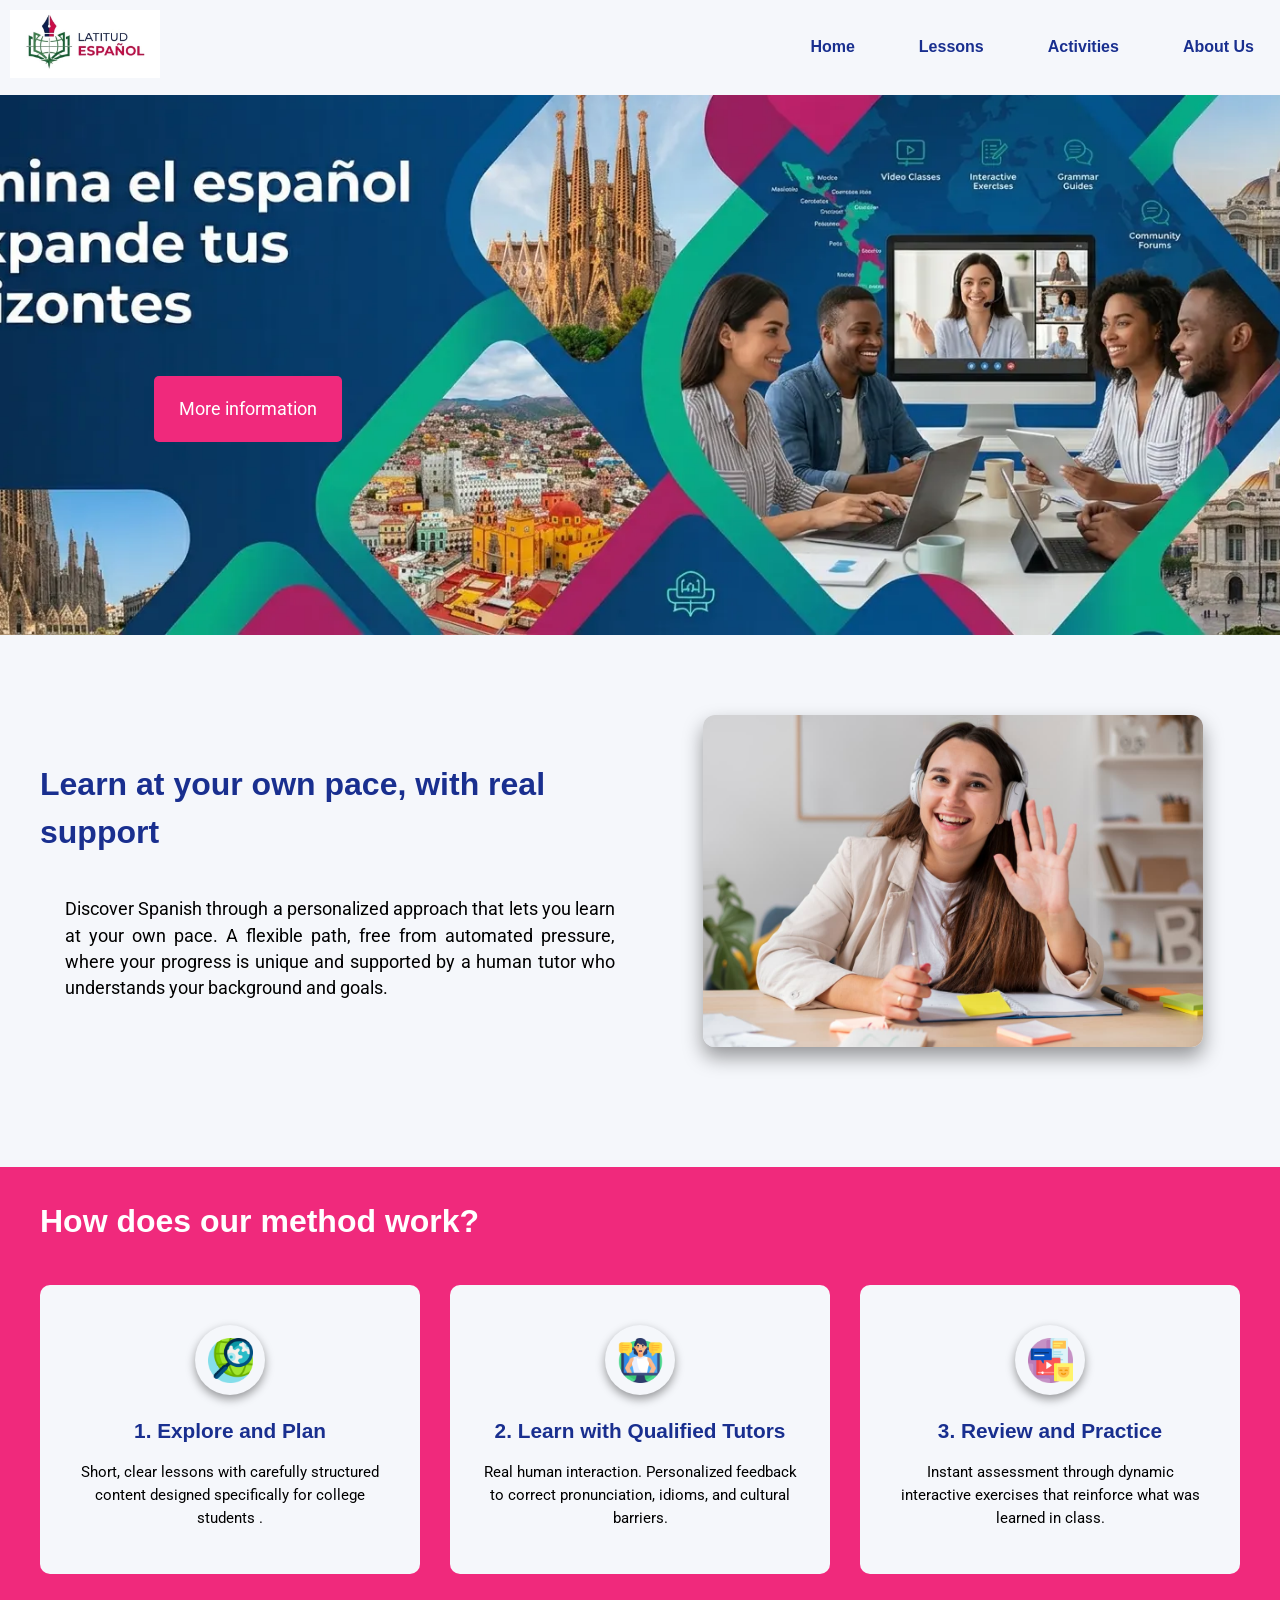
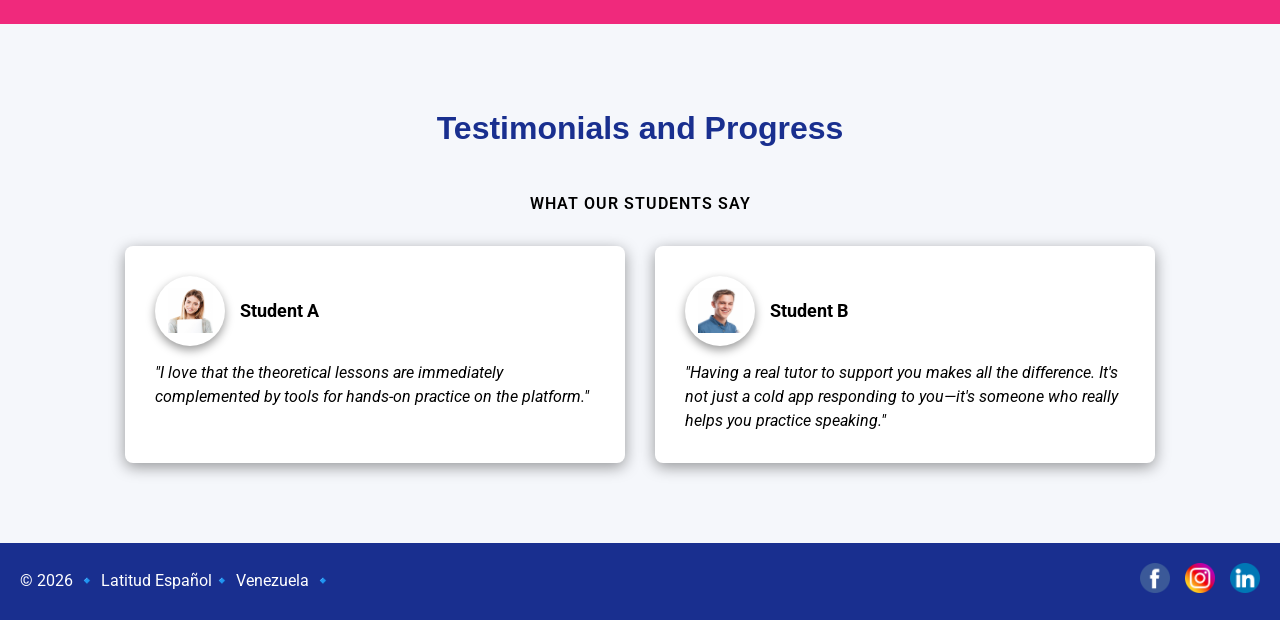
<file: project/latitudesp.html>
<!DOCTYPE html>
<html lang="en">

<head>
    <meta charset="UTF-8">
    <meta name="viewport" content="width=device-width, initial-scale=1.0">

    <title>LATITUD ESPAÑOL</title>
    <meta name="description"
        content="A website dedicated to learning Spanish as a foreign language. It contains study material and practical exercises">
    <meta name="author" content="Genesis Perez">

    <link rel="preconnect" href="https://fonts.googleapis.com">
    <link rel="preconnect" href="https://fonts.gstatic.com" crossorigin>
    <link href="https://fonts.googleapis.com/css2?family=Roboto:wght@400;700&display=swap" rel="stylesheet">

    <link rel="stylesheet" href="./styles/projectweb.css">
    <link rel="stylesheet" href="./styles/projectmovl.css">
    <script src="./scripts/projectweb.js" defer></script>
</head>

<body>
    <header>
        <div class="logo">
            <img src="images/logo-sp.webp" alt="Latitud Español. Logo">
            <button type="button" id="hamburgerBtn"></button>
        </div>

        <nav>
            <ul class="navigation">
                <li><a href="latitudesp.html">Home</a></li>
                <li><a href="lessons.html">Lessons</a></li>
                <li><a href="activity.html">Activities</a></li>
                <li><a href="about.html">About Us</a></li>

            </ul>
        </nav>
        <div class="user-greeting" id="userGreeting">
        </div>
    </header>

    <main>
        <section class="hero">
            <img src="./images/bienvenida.webp" alt="Welcome banner. Spanish course for adults.">
            <img src="./images/banner-movile.jpg" alt="Welcome banner. Spanish course for adults."
                class="movile-banner">
            <div class="hero-content">
                <a href="about.html" class="btn-info">More information</a>
            </div>
        </section>

        <section class="promise-section">
            <div class="container row-alternated">
                <div class="text-block">
                    <h2>Learn at your own pace, with real support</h2>
                    <p>
                        Discover Spanish through a personalized approach that lets you learn at your own pace.
                        A flexible path, free from automated pressure, where your progress is unique and supported
                        by a human tutor who understands your background and goals.
                    </p>
                </div>
                <div class="image-block">
                    <img src="./images/tutor-interaction.jpg" alt="Interacción con tutor real" class="section-img">
                </div>
            </div>
        </section>
        <section class="method-section">
            <div class="container">
                <h2 class="section-title">How does our method work?</h2>

                <div class="grid-three-columns">
                    <div class="method-card">
                        <div class="card-icon">
                            <img src="./images/icon-explore.png" alt="Icono Explora">
                        </div>
                        <h3>1. Explore and Plan</h3>
                        <p>Short, clear lessons with carefully structured content designed specifically for college
                            students
                            .</p>
                    </div>

                    <div class="method-card">
                        <div class="card-icon">
                            <img src="./images/icon-acquire.png" alt="Icono Adquiere. By magnific.com">
                        </div>
                        <h3>2. Learn with Qualified Tutors</h3>
                        <p>Real human interaction. Personalized feedback to correct pronunciation, idioms, and
                            cultural barriers.</p>
                    </div>

                    <div class="method-card">
                        <div class="card-icon">
                            <img src="./images/icon-consolidate.png" alt="Icono Consolida">
                        </div>
                        <h3>3. Review and Practice</h3>
                        <p>Instant assessment through dynamic interactive exercises that reinforce what was learned
                            in class.
                        </p>
                    </div>
                </div>
            </div>
        </section>

        <section class="testimonials-section">
            <div class="container">
                <h2 class="section-title">Testimonials and Progress</h2>
                <p class="section-subtitle">What Our Students Say</p>

                <div class="testimonials-container">
                    <blockquote class="testimonial-card">
                        <div class="student-info">
                            <div class="avatar-placeholder">
                                <img src="./images/student-a.jpg">
                            </div>
                            <h4>Student A</h4>
                        </div>
                        <p>"I love that the theoretical lessons are immediately complemented by tools for
                            hands-on practice on the platform."</p>
                    </blockquote>

                    <blockquote class="testimonial-card">
                        <div class="student-info">
                            <div class="avatar-placeholder">
                                <img src="./images/student-b.jpg">
                            </div>
                            <h4>Student B</h4>
                        </div>
                        <p>"Having a real tutor to support you makes all the difference. It's not just a cold app
                            responding to you—it's someone
                            who really helps you practice speaking."</p>
                    </blockquote>
                </div>
            </div>
        </section>
    </main>

    <footer>
        <p>
            ©
            <span id="currentyear"></span>
            🔹 Latitud Español🔹 Venezuela 🔹
        </p>
        <nav class="socialmedia">
            <a href="https://www.facebook.com">
                <img src="images/facebook.png" alt="Facebook Icon" width="30">
            </a>
            <a href="https://www.instagram.com">
                <img src="images/instagram.png" alt="Instagram Icon" width="30">

            </a>
            <a href="https://www.linkedin.com">
                <img src="images/linkeding.png" alt="LinkedIn Icon" width="30">
            </a>
        </nav>
    </footer>

</body>

</html>
</file>
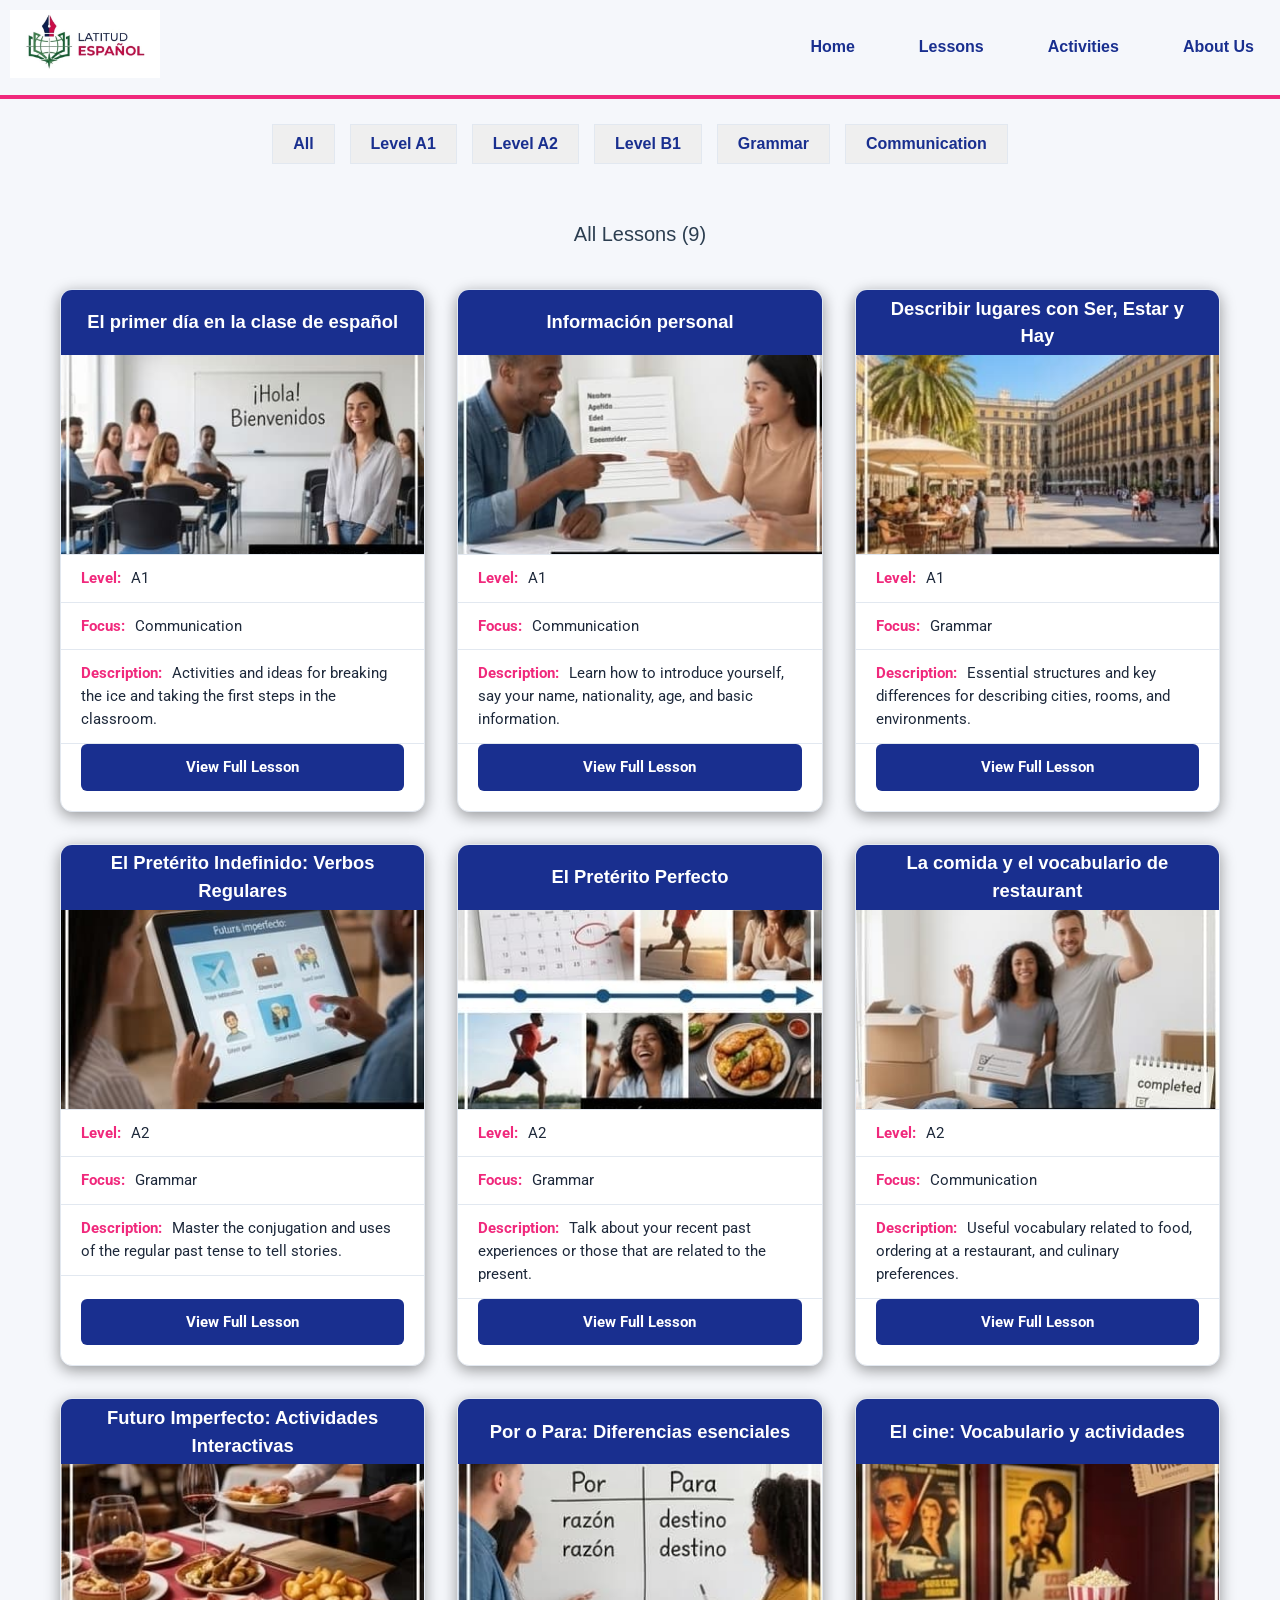
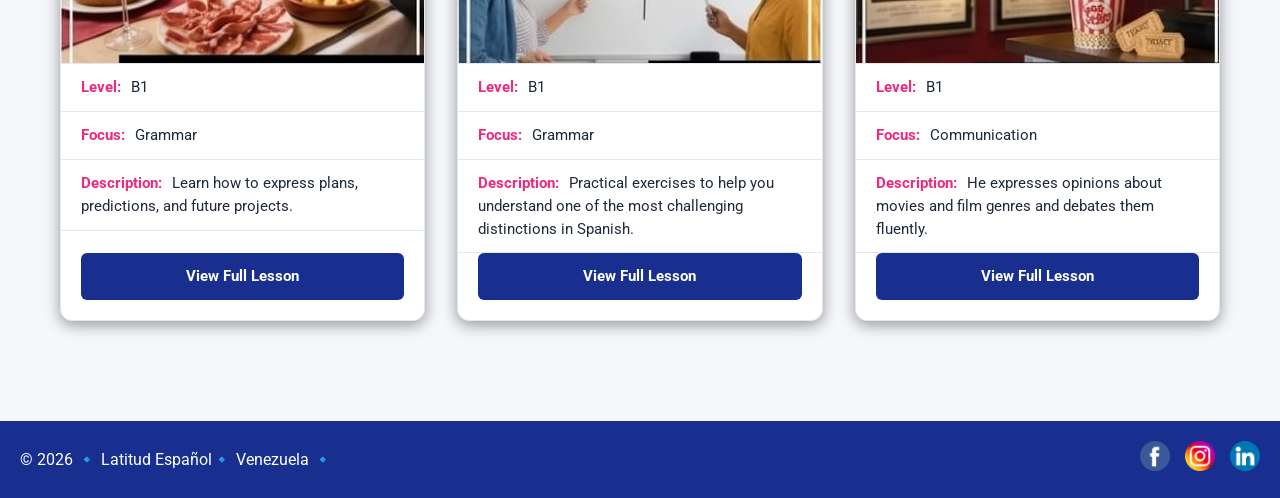
<file: project/lessons.html>
<!DOCTYPE html>
<html lang="en">

<head>
    <meta charset="UTF-8">
    <meta name="viewport" content="width=device-width, initial-scale=1.0">

    <title>LATITUD ESPAÑOL</title>
    <meta name="description" content="Learn Spanish with dynamic lessons organized by levels and categories">
    <meta name="author" content="Genesis Perez">

    <link rel="preconnect" href="https://fonts.googleapis.com">
    <link rel="preconnect" href="https://fonts.gstatic.com" crossorigin>
    <link href="https://fonts.googleapis.com/css2?family=Roboto:wght@400;700&display=swap" rel="stylesheet">

    <link rel="stylesheet" href="./styles/projectweb.css">
    <link rel="stylesheet" href="./styles/projectmovl.css">
    <script src="./scripts/projectweb.js" defer></script>
</head>

<body>
    <header>
        <div class="logo">
            <img src="images/logo-sp.webp" alt="Latitud Español. Logo">
            <button type="button" id="hamburgerBtn"></button>
        </div>

        <nav>
            <ul class="navigation">
                <li><a href="latitudesp.html">Home</a></li>
                <li><a href="lessons.html">Lessons</a></li>
                <li><a href="activity.html">Activities</a></li>
                <li><a href="about.html">About Us</a></li>

            </ul>
        </nav>
        <div class="user-greeting" id="userGreeting">
        </div>
    </header>

    <main>


        <div class="filter-buttons-container">
            <button type="button" id="allBtn">All</button>
            <button type="button" id="a1Btn">Level A1</button>
            <button type="button" id="a2Btn">Level A2</button>
            <button type="button" id="b1Btn">Level B1</button>
            <button type="button" id="grammarBtn">Grammar</button>
            <button type="button" id="communicationBtn">Communication</button>
        </div>



        <div class="title-gallery">
            <h1 id="gallery-title">All Lessons</h1>
        </div>
        <div class="gallery-content"> </div>
    </main>

    <footer>
        <p>
            ©
            <span id="currentyear"></span>
            🔹 Latitud Español🔹 Venezuela 🔹
        </p>
        <nav class="socialmedia">
            <a href="https://www.facebook.com">
                <img src="images/facebook.png" alt="Facebook Icon" width="30">
            </a>
            <a href="https://www.instagram.com">
                <img src="images/instagram.png" alt="Instagram Icon" width="30">

            </a>
            <a href="https://www.linkedin.com">
                <img src="images/linkeding.png" alt="LinkedIn Icon" width="30">
            </a>
        </nav>
    </footer>

</body>

</html>
</file>
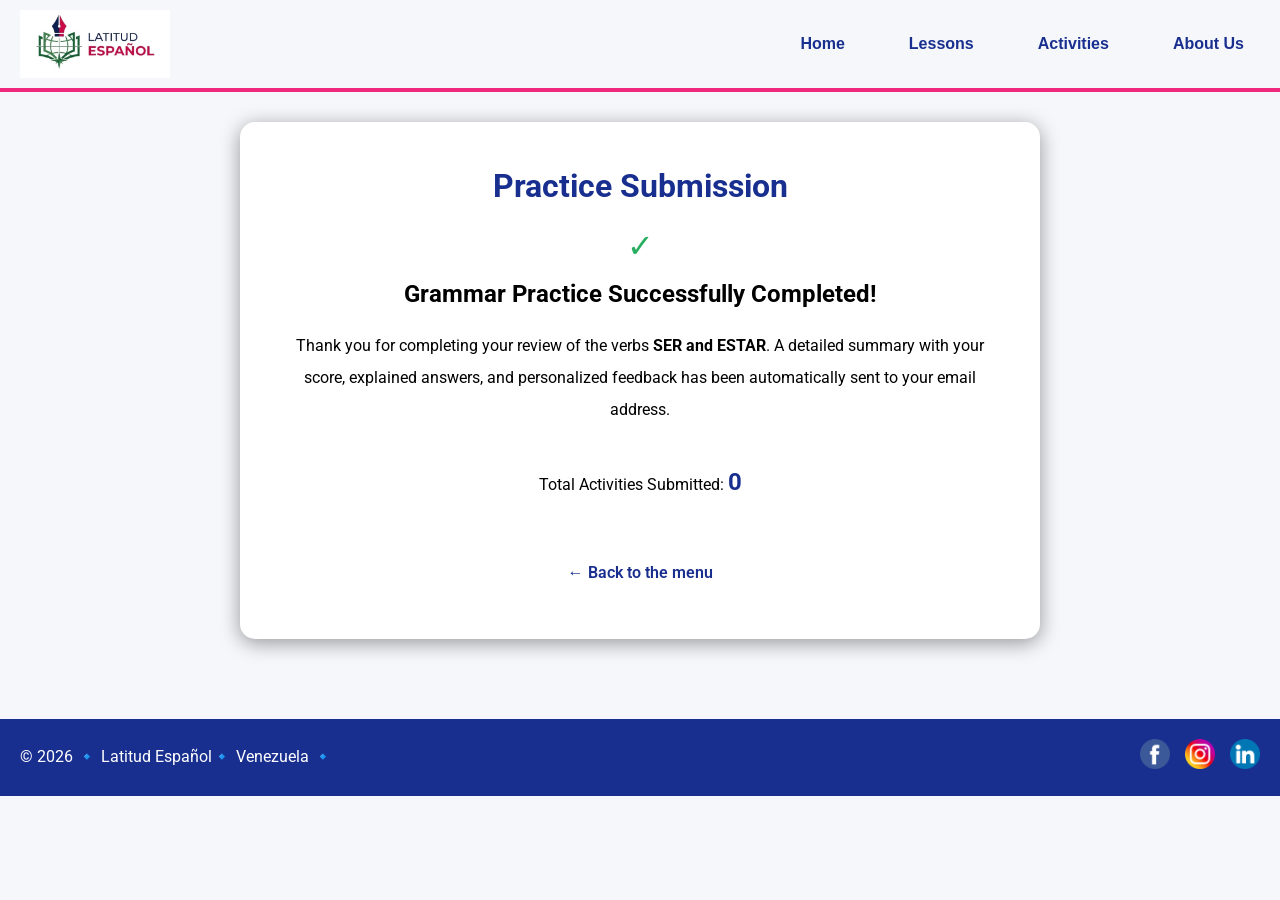
<file: project/review.html>
<!DOCTYPE html>
<html lang="en">

<head>
    <meta charset="UTF-8">
    <meta name="viewport" content="width=device-width, initial-scale=1.0">

    <title>LATITUD ESPAÑOL</title>
    <meta name="description"
        content="Page that confirms to the user that their activity form was submitted successfully">
    <meta name="author" content="Genesis Perez">

    <link rel="preconnect" href="https://fonts.googleapis.com">
    <link rel="preconnect" href="https://fonts.gstatic.com" crossorigin>
    <link href="https://fonts.googleapis.com/css2?family=Roboto:wght@400;700&display=swap" rel="stylesheet">

    <link rel="stylesheet" href="./styles/form.css">
    <script src="./scripts/projectweb.js" defer></script>
</head>

<body>
    <header>
        <div class="logo">
            <img src="images/logo-sp.webp" alt="Latitud Español. Logo">
            <button type="button" id="hamburgerBtn"></button>
        </div>

        <nav>
            <ul class="navigation">
                <li><a href="latitudesp.html">Home</a></li>
                <li><a href="lessons.html">Lessons</a></li>
                <li><a href="activity.html">Activities</a></li>
                <li><a href="about.html">About Us</a></li>
            </ul>
        </nav>
        <div class="user-greeting" id="userGreeting">
        </div>
    </header>


    <main>
        <h1>Practice Submission</h1>
        <div class="confirmation-section">
            <div class="check-icon">✓</div>

            <h2>Grammar Practice Successfully Completed!</h2>
            <p class="confirmation-text">
                Thank you for completing your review of the verbs <strong>SER and ESTAR</strong>.
                A detailed summary with your score, explained answers, and personalized feedback has been automatically
                sent to your email address.
            </p>

            <div class="review-counter">
                <p>Total Activities Submitted: <strong id="counter-display">0</strong></p>
            </div>

            <a href="latitudesp.html" class="back-link">← Back to the menu</a>
        </div>
    </main>


    <footer>
        <p>
            ©
            <span id="currentyear"></span>
            🔹 Latitud Español🔹 Venezuela 🔹
        </p>

        <nav class="socialmedia">
            <a href="https://www.facebook.com">
                <img src="images/facebook.png" alt="Facebook Icon" width="30">
            </a>
            <a href="https://www.instagram.com">
                <img src="images/instagram.png" alt="Instagram Icon" width="30">

            </a>
            <a href="https://www.linkedin.com">
                <img src="images/linkeding.png" alt="LinkedIn Icon" width="30">
            </a>
        </nav>
    </footer>
</body>

</html>
</file>
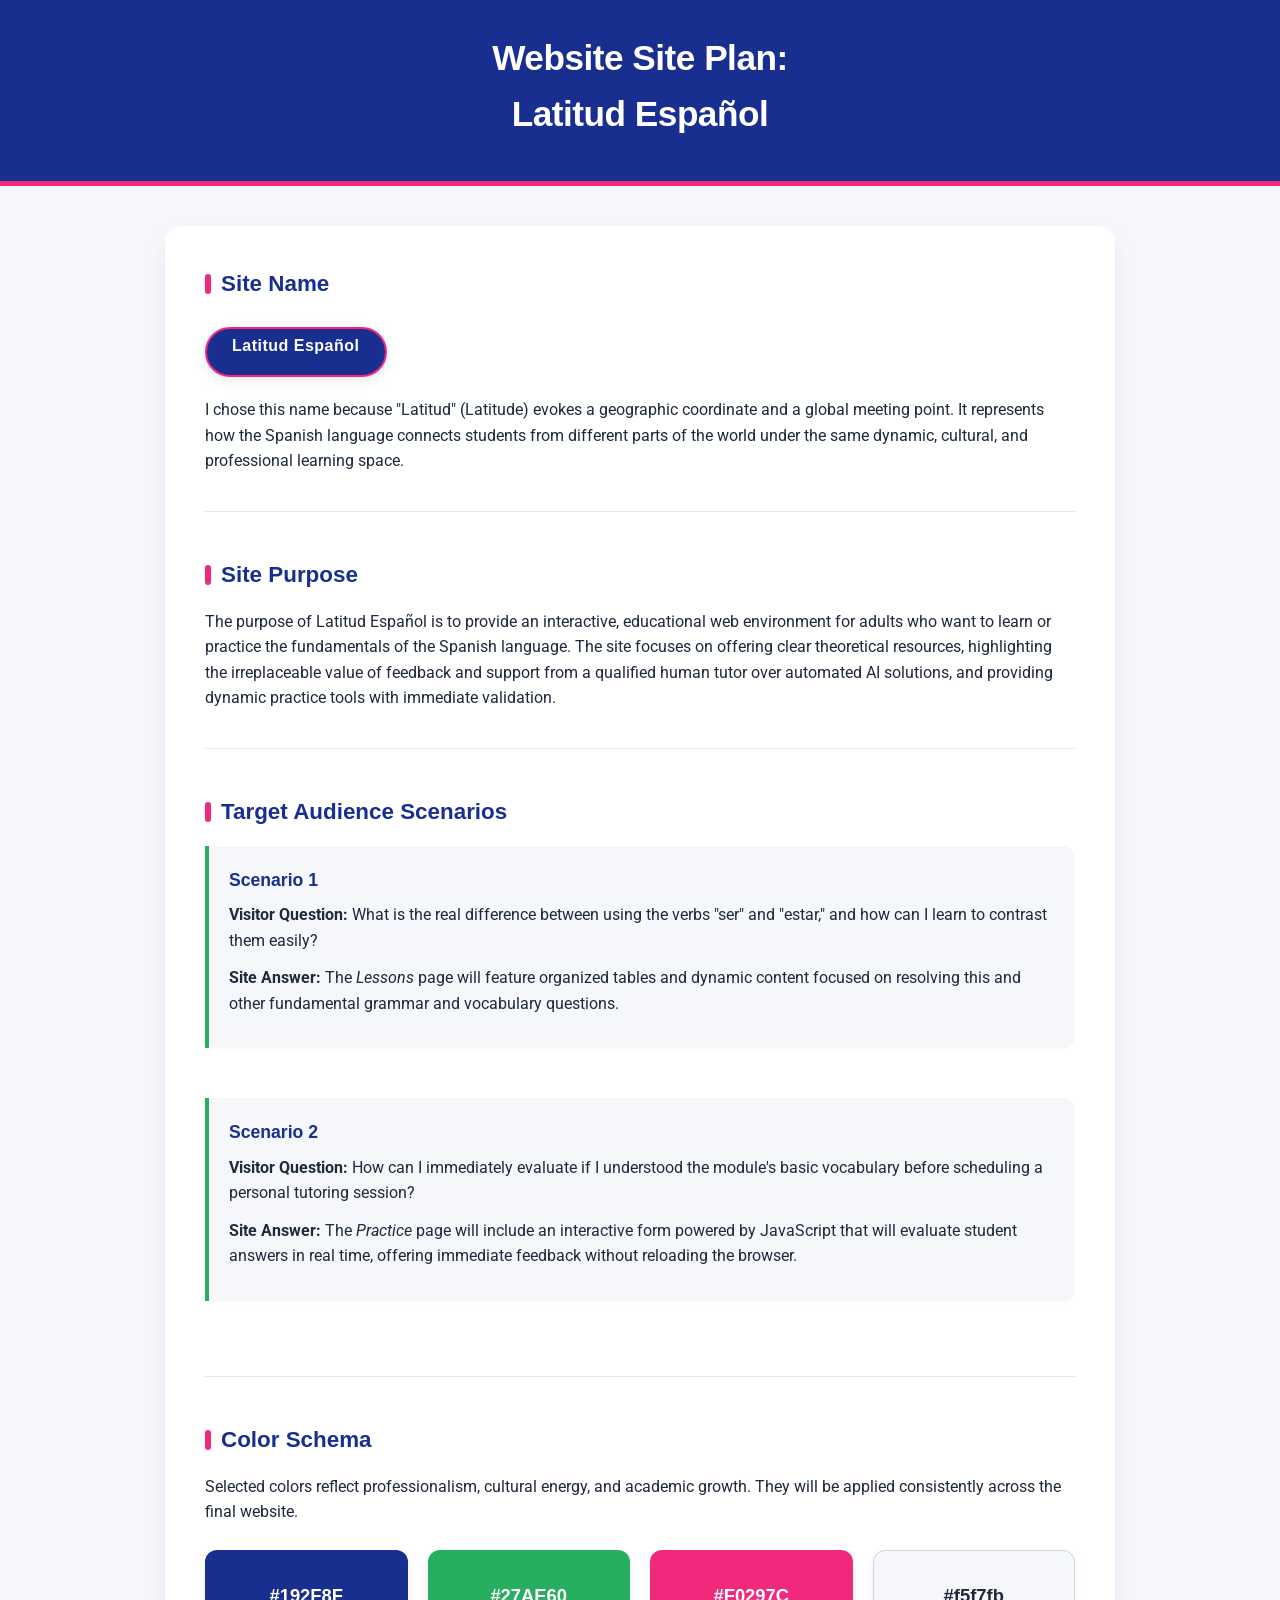
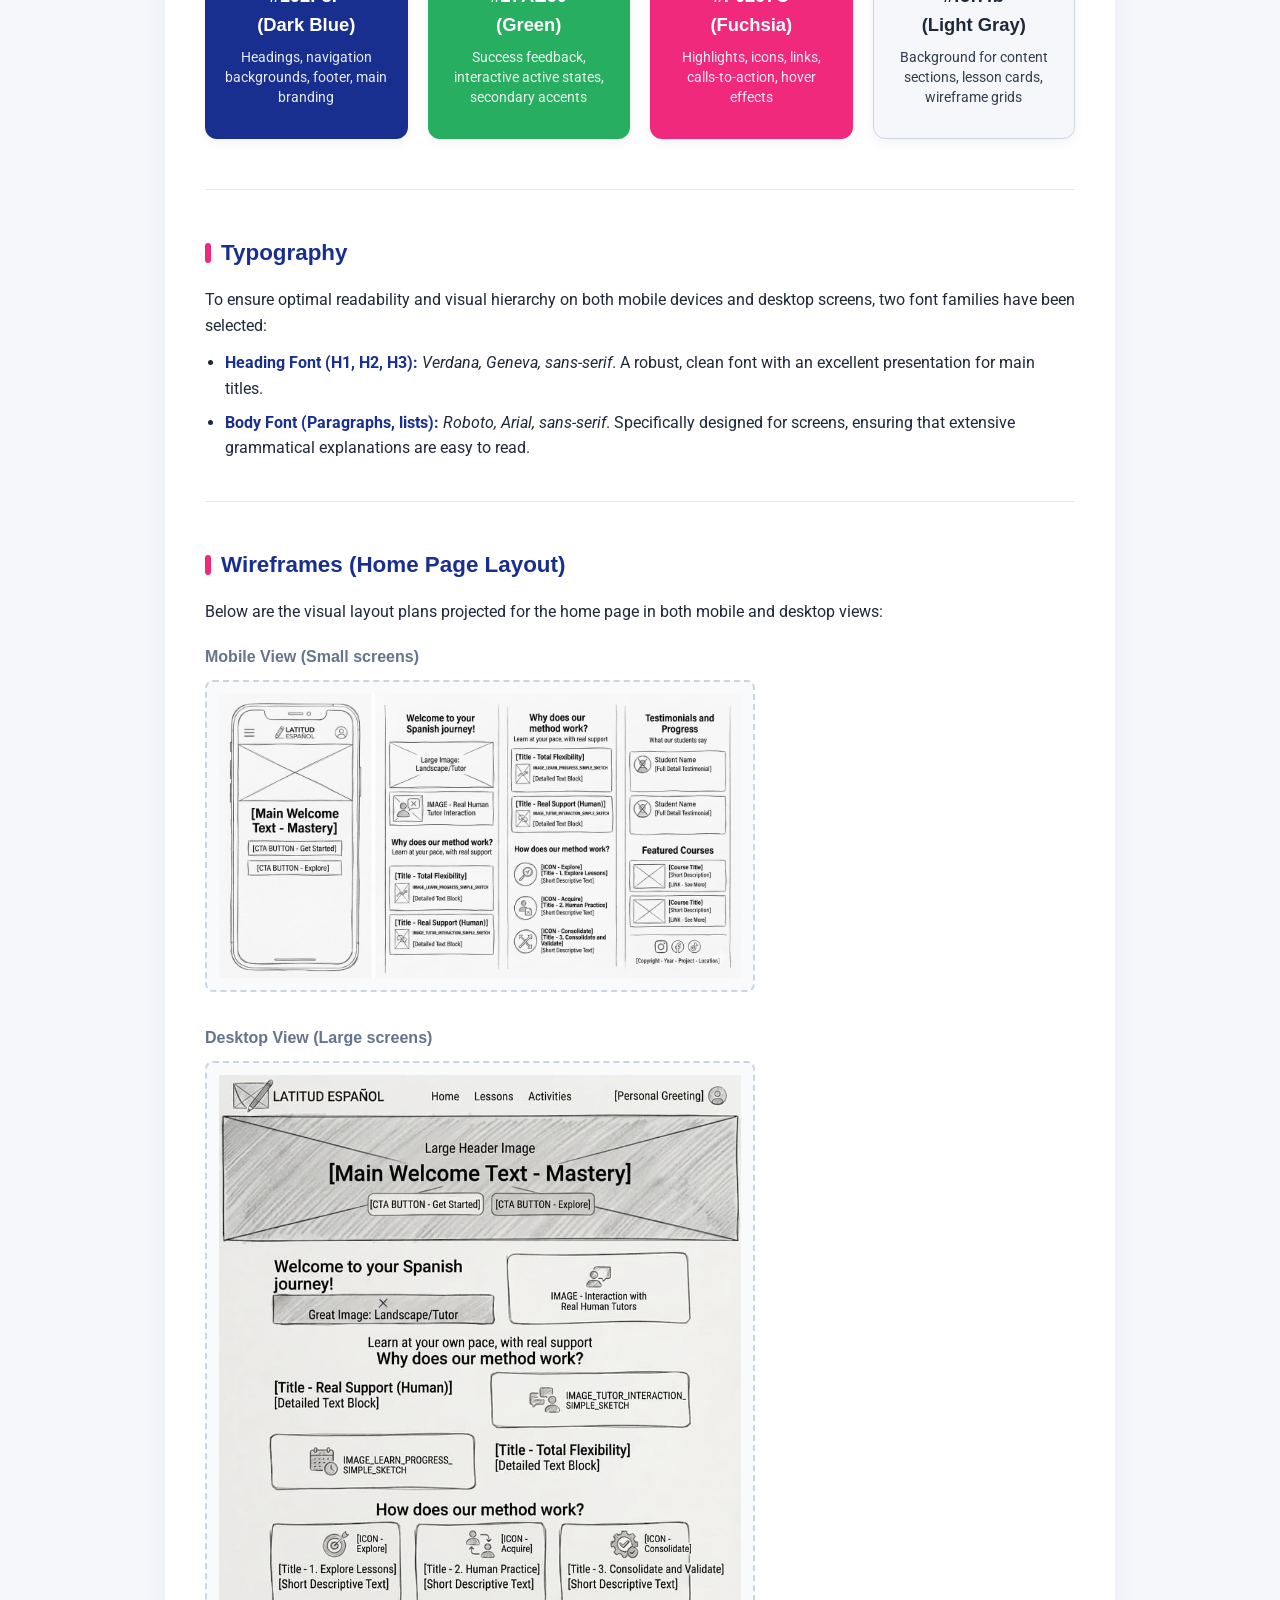
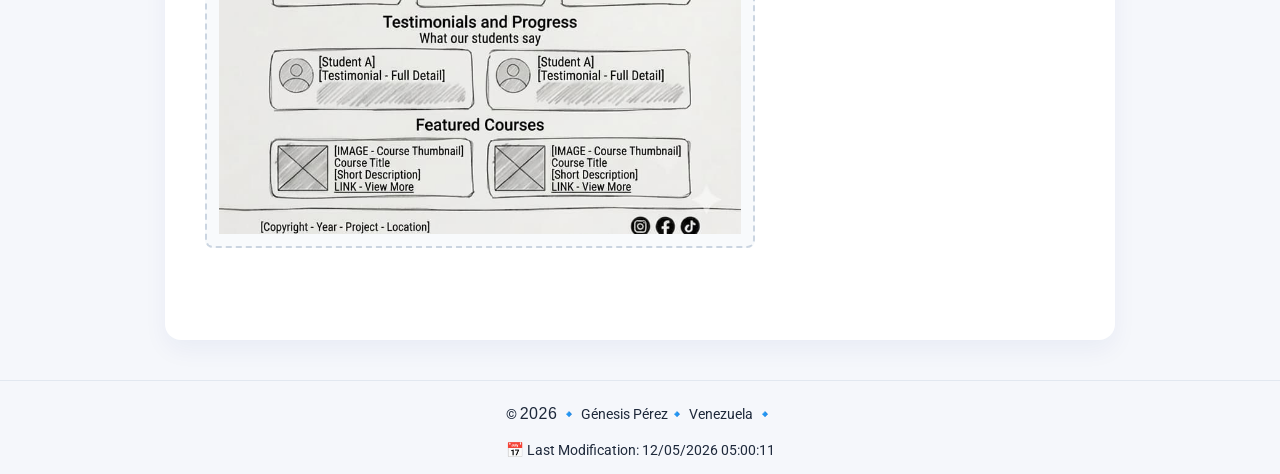
<file: project/siteplan.html>
<!DOCTYPE html>
<html lang="en">

<head>
    <meta charset="UTF-8">
    <meta name="viewport" content="width=device-width, initial-scale=1.0">
    <title>Website Site Plan - Latitud Español</title>
    <meta name="description"
        content="Planning document for the architecture, design, and requirements of the Latitud Español website.">
    <meta name="author" content="Génesis Pérez">

    <link rel="preconnect" href="https://fonts.googleapis.com">
    <link rel="preconnect" href="https://fonts.gstatic.com" crossorigin>
    <link href="https://fonts.googleapis.com/css2?family=Roboto:wght@400;700&family=Verdana&display=swap"
        rel="stylesheet">

    <link rel="stylesheet" href="./styles/siteplan.css">
    <script src="./scripts/siteplan.js" defer></script>
</head>

<body>
    <header>
        <h1>Website Site Plan:<br> Latitud Español</h1>
    </header>

    <main>
        <section id="site-name">
            <h2>Site Name</h2>
            <div class="site-name-enfasis">
                <p class="highlight"><strong>Latitud Español</strong></p>
            </div>
            <p>I chose this name because "Latitud" (Latitude) evokes a geographic coordinate and a global meeting point.
                It represents how the Spanish language connects students from different parts of the world under the
                same dynamic, cultural, and professional learning space.</p>

        </section>

        <section id="site-purpose">
            <h2>Site Purpose</h2>
            <p>The purpose of Latitud Español is to provide an interactive, educational web environment for adults who
                want to learn or practice the fundamentals of the Spanish language. The site focuses on offering clear
                theoretical resources, highlighting the irreplaceable value of feedback and support from a qualified
                human tutor over automated AI solutions, and providing dynamic practice tools with immediate validation.
            </p>
        </section>

        <section id="scenarios">
            <h2>Target Audience Scenarios</h2>
            <div class="scenario-box">
                <h3>Scenario 1</h3>
                <p><strong>Visitor Question:</strong> What is the real difference between using the verbs "ser" and
                    "estar," and how can I learn to contrast them easily?</p>
                <p><strong>Site Answer:</strong> The <em>Lessons</em> page will feature organized tables and dynamic
                    content focused on resolving this and other fundamental grammar and vocabulary questions.</p>
            </div>
            <div class="scenario-box">
                <h3>Scenario 2</h3>
                <p><strong>Visitor Question:</strong> How can I immediately evaluate if I understood the module's basic
                    vocabulary before scheduling a personal tutoring session?</p>
                <p><strong>Site Answer:</strong> The <em>Practice</em> page will include an interactive form powered by
                    JavaScript that will evaluate student answers in real time, offering immediate feedback without
                    reloading the browser.</p>
            </div>
        </section>

        <section id="color-schema">
            <h2>Color Schema</h2>
            <p>Selected colors reflect professionalism, cultural energy, and academic growth. They will be applied
                consistently
                across the final website.</p>

            <div class="color-palette-container">
                <div class="color-swatch palette-blue">
                    <span class="color-hex">#192F8F <br> (Dark Blue) </span>

                    <span class="color-usage">Headings, navigation backgrounds, footer, main branding</span>
                </div>

                <div class="color-swatch palette-green">
                    <span class="color-hex">#27AE60 <br> (Green)</span>

                    <span class="color-usage">Success feedback, interactive active states, secondary accents</span>
                </div>

                <div class="color-swatch palette-fuchsia">
                    <span class="color-hex">#F0297C <br> (Fuchsia)</span>
                    <span class="color-usage">Highlights, icons, links, calls-to-action, hover effects</span>
                </div>

                <div class="color-swatch palette-gray">
                    <span class="color-hex">#f5f7fb<br> (Light Gray)</span>
                    <span class="color-usage">Background for content sections, lesson cards, wireframe grids</span>
                </div>
            </div>
        </section>

        <section id="typography">
            <h2>Typography</h2>
            <p>To ensure optimal readability and visual hierarchy on both mobile devices and desktop screens, two font
                families have been selected:</p>
            <ul>
                <li><strong>Heading Font (H1, H2, H3):</strong> <em>Verdana, Geneva, sans-serif</em>. A robust, clean
                    font with an excellent presentation for main titles.</li>
                <li><strong>Body Font (Paragraphs, lists):</strong> <em>Roboto, Arial, sans-serif</em>. Specifically
                    designed for screens, ensuring that extensive grammatical explanations are easy to read.</li>
            </ul>
        </section>

        <section id="wireframes">
            <h2>Wireframes (Home Page Layout)</h2>
            <p>Below are the visual layout plans projected for the home page in both mobile and desktop views:</p>

            <div class="wireframe-gallery">

                <div class="wireframe-item">
                    <h3>Mobile View (Small screens)</h3>
                    <img src="./images/wireframe-mobile.jpg"
                        alt="Structural sketch of the mobile view showing a collapsible hamburger menu and single-column layout sections"
                        class="wireframe-img">
                </div>
                <div class="wireframe-item">
                    <h3>Desktop View (Large screens)</h3>
                    <img src="./images/wireframe-desktop.jpg"
                        alt="Structural sketch of the desktop view showing the navigation menu fully extended horizontally and blocks distributed in columns"
                        class="wireframe-img">
                </div>
            </div>
        </section>
    </main>

    <footer>
        <p>
            ©
            <span id="currentyear"></span>
            🔹 Génesis Pérez🔹 Venezuela 🔹
        </p>
        <p id="modify"> <span id="lastModified"></span></p>

    </footer>
</body>

</html>
</file>
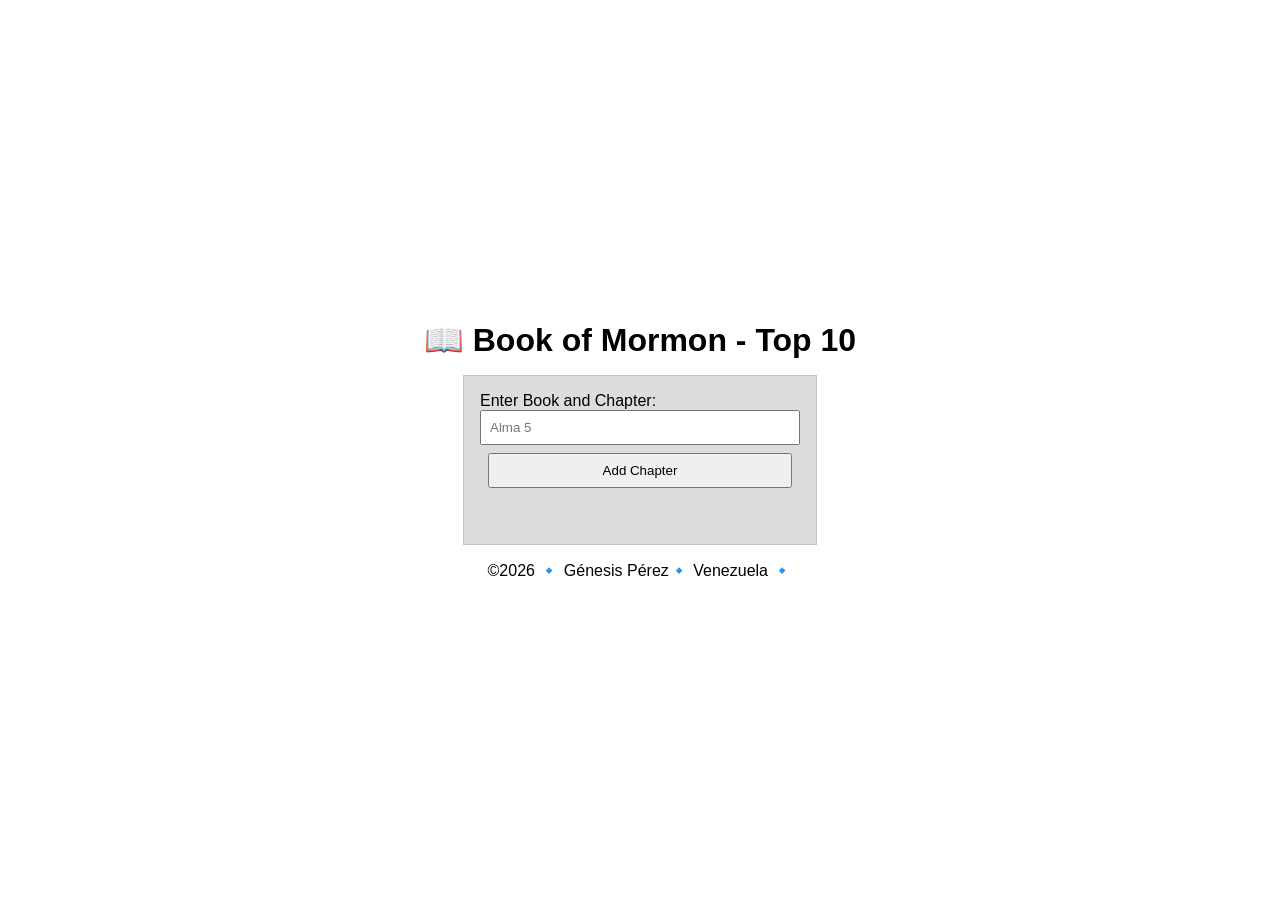
<file: week02/bom.html>
<!DOCTYPE html>
<html lang="en">

<head>
    <meta charset="UTF-8">
    <meta name="viewport" content="width=device-width, initial-scale=1.0">
    <title>WDD 131 – Book of Mormon – Genesis Perez</title>
    <meta name="description" content="Book of Mormon learning activity page.">
    <meta name="author" content="Genesis Perez">

    <link rel="preconnect" href="https://fonts.googleapis.com">
    <link rel="preconnect" href="https://fonts.gstatic.com" crossorigin>
    <link href="https://fonts.googleapis.com/css2?family=Roboto:wght@400;700&display=swap" rel="stylesheet">
   
    <link rel="stylesheet" href="./styles/bom.css">
    <script src="./scripts/bom.js"></script>
    
</head>

<body>
    <header>
        <h1>📖 Book of Mormon - Top 10</h1>
    </header>
    <main>
        <label for="favchap">Enter Book and Chapter: </label>
        <input type="text" id="favchap" placeholder="Alma 5">
        <button type="submit">Add Chapter</button>
        <ul id="list">
            
        </ul>
    </main>
    <footer>
    <p>
        <span id="currentyear">©2026</span>
        🔹 Génesis Pérez🔹 Venezuela 🔹
    </p>
</footer>
</body>
</html>
</file>
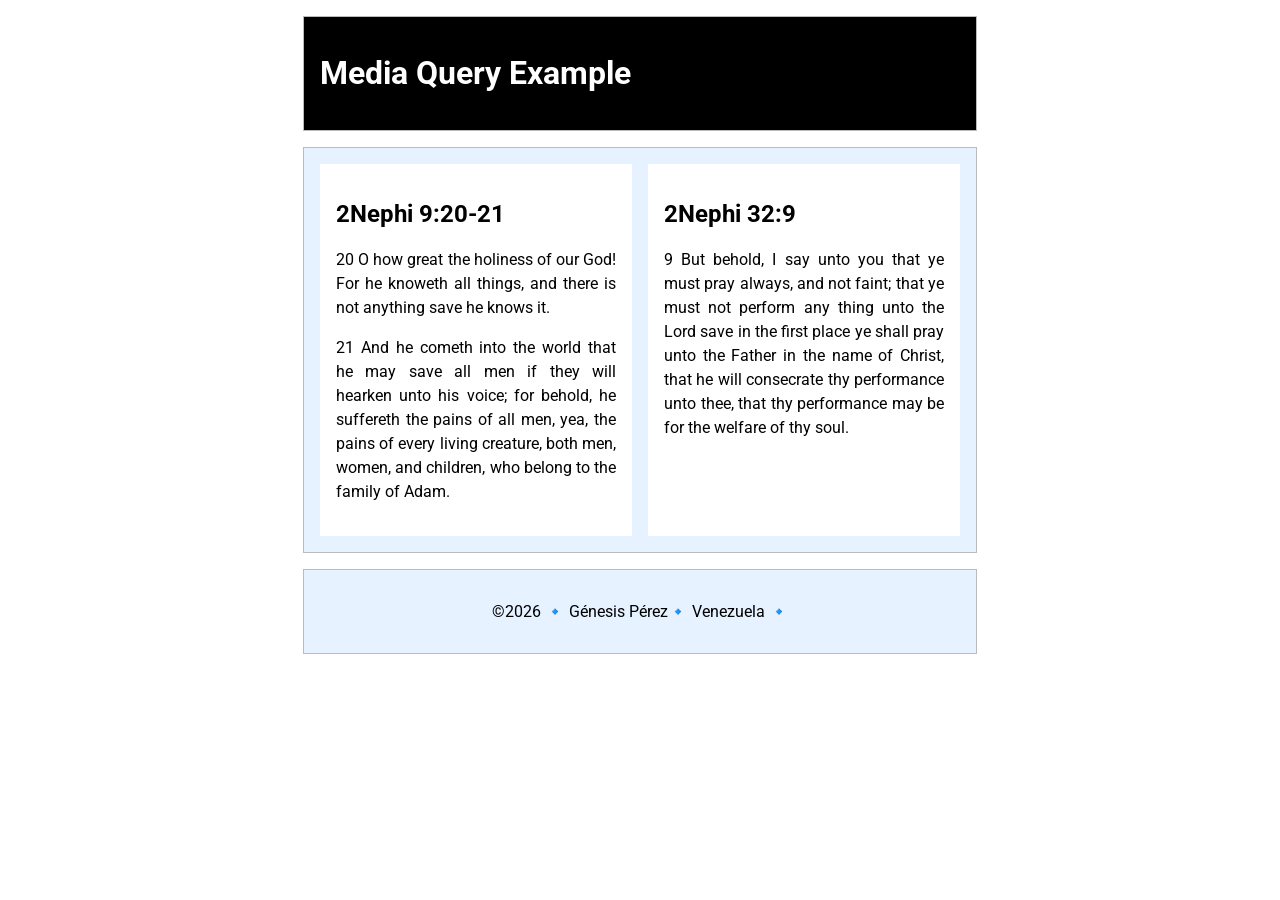
<file: week02/media-query.html>
<!DOCTYPE html>
<html lang="en">

<head>
    <meta charset="UTF-8">
    <meta name="viewport" content="width=device-width, initial-scale=1.0">
    <title>WDD 131 – Media Query Example – Genesis Perez</title>
    <meta name="description" content="Media query learning activity example page.">
    <meta name="author" content="Genesis Perez">

    <link rel="preconnect" href="https://fonts.googleapis.com">
    <link rel="preconnect" href="https://fonts.gstatic.com" crossorigin>
    <link href="https://fonts.googleapis.com/css2?family=Roboto:wght@400;700&display=swap" rel="stylesheet">
   
    <link rel="stylesheet" href="styles/media-query.css">
    <link rel="stylesheet" href="styles/media-query-large.css">
</head>


<body>
    <header>
	<h1>Media Query Example</h1>
    </header>

    <main>
        <section class="scripture">
            <h2>2Nephi 9:20-21</h2>
            <p>20 O how great the holiness of our God! For he knoweth all things, and there is not anything save he knows it.</p>
                <p>21 And he cometh into the world that he may save all men if they will hearken unto his voice; for behold, 
                he suffereth the pains of all men, yea, the pains of every living creature, both men, women, and children, 
                who belong to the family of Adam.</p>
        </section>

        <section class="scripture">
            <h2>2Nephi 32:9</h2>
            <p>9 But behold, I say unto you that ye must pray always, and not faint; that ye must not perform any thing unto 
                the Lord save in the first place ye shall pray unto the Father in the name of Christ, that he will consecrate 
                thy performance unto thee, that thy performance may be for the welfare of thy soul.</p>            
        </section> 
    </main>

    <footer>
        <p>
            <span id="currentyear">©2026</span>
            🔹 Génesis Pérez🔹 Venezuela 🔹
        </p>
    </footer>
</body>
</html>
</file>
<file: styles/base.css>
:root {
    --primary-color: #16093F;
    ;
    --secondary-color: #6f818f;
    --accent1-color: #fffaff;
    --accent2-color: #1e2d7d;
    --accent3-color: #f0297c;
    --background-color: #f3f5f6;

    --text-color1: #1e2d7d;
    --text-color2: #ffffff;

    --shadow-color: #0000004D;
    --white-translucent: #FFFFFFD9;

    --heading-font: "Verdana", "Geneva", sans-serif;
    --body-font: "Roboto", Arial, sans-serif;
    --text-font: "Playfair Display",
        serif;
}

* {
    margin: 0;
    padding: 0;
    box-sizing: border-box;
}

body {
    background-color: var(--background-color);
    line-height: 1.5;
    font-family: var(--body-font);
}


header {
    background-color: var(--primary-color);
    color: var(--text-color2);
    text-align: center;
    padding: 20px 0 0 0;
}

header span {
    color: var(--text-color2);
    font-family: var(--heading-font);
    font-size: 1.2rem;
    font-style: italic;
}

nav {
    padding: 14px 20px;
}

.menu {
    display: flex;
    list-style: none;
    gap: 2rem;
    justify-content: center;
    background-color: var(--accent2-color);
    padding: 15px;
}

.menu li a {
    text-decoration: none;
    color: var(--text-color2);
    padding: 8px 16px;
    font-size: 1rem;
    font-family: var(--heading-font);
    transition: background-color 0.4s ease, transform 0.4s ease;
    display: block;
}

.menu li a:hover {
    background-color: var(--accent3-color);
    transform: scale(1.1);
}

.name {
    padding: 10px;
    font-size: 1.5rem;
    color: var(--text-color1);
    grid-column: 1/-1;
    text-align: center;
}

main {
    display: grid;
    grid-template-columns: 2fr 1fr;
    gap: 40px;
    padding: 10px 0 0;
}

.card {
    background-color: var(--accent1-color);
    border-radius: 10px;
    overflow: hidden;
    box-shadow: 2px 2px 10px var(--shadow-color);
}

.card h2 {
    background-color: var(--primary-color);
    color: var(--text-color2);
    width: 100%;
    padding: 12px;
    text-align: center;
    margin-bottom: 10px;
    font-size: 1.2rem;
}

.card p {
    line-height: 1.6;
}

.text-profile {
    display: flex;
    border-radius: 8px;
    background-color: var(--accent1-color);
    padding: 1.5rem;
    text-align: justify;
    justify-content: center;
    align-items: center;
}

.text-profile img {
    width: 150px;
    height: auto;
    margin: 20px;
    border-radius: 5px;
    box-shadow: 0 4px 15px rgba(1, 0, 0, 0.621);
}

.vzla-container {
    display: flex;
}

.vzla-container img {
    width: 180px;
    height: auto;
    margin: 40px 40px 5px 40px;
    border-radius: 5px;
    box-shadow: 0 4px 15px rgba(1, 0, 0, 0.621);

}

footer {
    background-color: var(--primary-color);
    color: var(--text-color2);
    padding: 20px;
    text-align: center;
}
</file>
<file: project/styles/projectweb.css>
:root {
    /* Official Brand Palette */
    --primary-color: #192f8f;
    --accent-green: #27ae60;
    --accent-fuchsia: #f0297c;

    /* Neutral and Background Colors */
    --background-gray: #f5f7fb;
    --card-bg: #ffffff;
    --border-color: #e2e8f0;
    --accent3-color: #e0e0e0;

    /* Text and Contrast */
    --text-dark: #1e293b;
    --text-muted: #64748b;
    --text-light: #ffffff;
    --text-color1: #2c3e50;
    --text-color2: #ffffff;

    --shadow-color: #00000065;

    /* Fonts required by the plan */
    --heading-font: "Verdana", "Geneva", sans-serif;
    --body-font: "Roboto", Arial, sans-serif;

}

* {
    margin: 0;
    padding: 0;
    box-sizing: border-box;
}

body {
    font-family: var(--body-font);
    background-color: var(--background-gray);
    line-height: 1.5;

}


h1,
h2,
h3 {
    font-family: var(--heading-font);
    color: var(--primary-color);
}


/* --> HEADER AND NAV */
header {
    display: grid;
    justify-content: space-between;
    align-items: center;
    grid-template-columns: auto 1fr;
    padding: 10px;
}

.logo img {
    width: 150px;
}

/* desk view navigation */
nav {
    display: flex;
    justify-content: flex-end;
    flex: 1;

}

.navigation {
    display: flex;
    flex-direction: row;
    list-style: none;
    gap: 2rem;
    padding: 0;
    margin: 0;
}

.navigation li a,
.filter-buttons-container button {
    text-decoration: none;
    color: var(--primary-color);
    padding: 5px 16px;
    font-size: 1rem;
    font-family: var(--heading-font);
    transition: background-color 0.4s ease, transform 0.4s ease;
    display: block;
    font-weight: bold;

}

.navigation li a:hover,
.filter-buttons-container button:hover {
    background-color: var(--accent-fuchsia);
    color: var(--text-color2);
    transform: scale(1.1);
    border-radius: 8px;
}



#hamburgerBtn {
    display: none;
    font-size: 1.5rem;
    border: 0;
    background: none;
    cursor: pointer;
    color: var(--primary-color);
}

#hamburgerBtn::before {
    content: "☰";
}

#hamburgerBtn.open::before {
    content: "❌";
}

.movile-banner {
    display: none;
}

/* button*/
.filter-buttons-container {
    display: flex;
    justify-content: center;
    gap: 15px;
    margin: 20px 0;
    flex-wrap: wrap;
    border-top: 4px solid var(--accent-fuchsia);
    padding: 25px 10px;
    margin: 0 auto 10px auto;


}

.filter-buttons-container button {
    padding: 10px 20px;
    cursor: pointer;
    border: 1px solid var(--border-color);
}



/*WELCOME BANNER*/
.hero {
    position: relative;
    width: 100%;
    height: 60vh;
    display: flex;
    overflow: hidden;

}

.hero img {
    width: 100%;
    height: 100%;
    object-fit: cover;

}


.btn-info {
    position: absolute;
    top: 52%;
    left: 12%;
    padding: 20px 25px;
    background-color: var(--primary-color);
    color: var(--text-color2);
    background-color: var(--accent-fuchsia);
    font-size: 1.1rem;
    text-decoration: none;
    border-radius: 5px;
    z-index: 10;
}

.btn-info:hover {
    background-color: var(--primary-color);
    text-decoration: underline;
    transform: scale(1.1);
}

/* Titles */
h2.section-title,
.text-block h2,
.history-container h2,
.pillars-section h2,
.employee-section h2 {
    font-size: 2rem;
    color: var(--primary-color);
    margin-bottom: 40px;
    position: relative;
}

/*PROMISE SECTION */
.promise-section {
    padding: 40px;
    margin-top: 40px;
}

.row-alternated {
    display: flex;
    align-items: center;
    gap: 50px;
}

.text-block {
    flex: 1;
}


.text-block p {
    color: var(--color-text-light);
    font-size: 1.1rem;
    margin-left: 25px;
    text-align: justify;
}

.image-block {
    flex: 1;
    display: flex;
    justify-content: center;
}

.section-img {
    width: 100%;
    max-width: 500px;
    height: auto;
    border-radius: 12px;
    box-shadow: 0 10px 20px var(--shadow-color);
}

/* METHOD*/

.method-section {
    background-color: var(--accent-fuchsia);
    padding: 10px 40px 50px 40px;
    margin-top: 80px;
    margin-bottom: 80px;

}

.method-section h2 {
    color: var(--text-light);
    margin-top: 20px;
}

.grid-three-columns {
    display: grid;
    grid-template-columns: repeat(3, 1fr);
    gap: 30px;
    margin-top: 20px;
}

.method-card {
    background-color: var(--background-gray);
    padding: 40px 30px;
    border-radius: 10px;
    text-align: center;
    transition: transform 0.3s ease, box-shadow 0.3s ease;
    border-bottom: 4px solid transparent;
}

.method-card:hover {
    transform: translateY(-5px);
    box-shadow: 0 12px 25px rgba(0, 0, 0, 0.08);

}

.card-icon {
    width: 70px;
    height: 70px;
    margin: 0 auto 20px;
    background-color: var(--background-gray);
    border-radius: 50%;
    display: flex;
    align-items: center;
    justify-content: center;
    box-shadow: 0 4px 10px var(--shadow-color);
}

.card-icon img {
    width: 45px;
    height: 45px;

}


.method-card h3 {
    font-size: 1.3rem;
    margin-bottom: 15px;
}

.method-card p {
    font-size: 0.95rem;
}

/* TESTIMONIALS*/

.testimonials-section {
    text-align: center;

}

.section-subtitle {
    font-weight: 600;
    text-transform: uppercase;
    letter-spacing: 1px;
    margin-bottom: 30px;
}

.testimonials-container {
    display: flex;
    gap: 30px;
    justify-content: center;
    margin-top: 20px;

}

.testimonial-card {
    background-color: var(--card-bg);
    flex: 1;
    max-width: 500px;
    padding: 30px;
    border-radius: 8px;
    box-shadow: 0 4px 15px var(--shadow-color);
    text-align: left;
}

.student-info {
    display: flex;
    align-items: center;
    gap: 15px;
    margin-bottom: 15px;
}

.avatar-placeholder {
    border-radius: 50%;
    width: 70px;
    height: 70px;
    background-color: var(--card-bg);
    border-radius: 50%;
    display: flex;
    align-items: center;
    justify-content: center;
    box-shadow: 0 4px 10px var(--shadow-color);
}

.avatar-placeholder img {
    width: 45px;
    height: 45px;

}

.student-info h4 {
    font-size: 1.1rem;
}

.testimonial-card p {
    font-style: italic;
}



/*//////// ABOUT US PAGE//// */

.history-container {
    display: grid;
    grid-template-columns: 1fr 1fr 1fr;
    gap: 20px;
    align-items: center;
    padding: 30px 40px;
}

.history-container img {
    width: 95%;
    border: 5px solid var(--primary-color);
    border-radius: 10px;
    object-fit: cover;
}

.history-container h2 {
    grid-column: 1 / 4;
    text-align: center;
    margin-bottom: 20px;
}

.history-container p {
    margin: 0;
    text-align: justify;
    padding: 10px;
    line-height: 1.5;

}

.pillars-section {
    padding: 20px 20px 40px 20px;
    text-align: center;
}

.pillars-section h2 {
    text-align: center;
    margin: 30px 0;
    margin-bottom: 35px;
}

.pillars-section .pillars-gallery {
    grid-template-columns: 1fr 1fr 1fr 1fr 1fr;
}

.pillars-section .pillars-gallery img {
    height: 150px;
    border: 1px solid var(--accent1-color);

}

.pillars-gallery {
    display: grid;
    gap: 15px;
    margin: 20px 0;
}

.pillars-gallery figure {
    text-align: center;
}

.pillars-gallery img {
    width: 100%;
    height: 150px;
    border-radius: 8px;
    object-fit: cover;
    box-shadow: 0 5px 6px var(--shadow-color);
}

.pillars-gallery figcaption {
    font-style: italic;
    font-size: 0.85rem;
    margin-top: 25px;
    color: var(--primary-color);
    line-height: 1.2;
}


/* Employee Section  */
.employee-section {
    padding: 0 60px 40px 60px;
    text-align: center;
}

.employee-section h2 {
    text-align: center;
    margin: 30px 0;

}

.employee-section .pillars-gallery {
    grid-template-columns: 1fr 1fr 1fr;
    gap: 20px;
}


.employee-section .pillars-gallery img {
    height: 250px;
    object-fit: cover;
    /* Prevents photos from becoming distorted */
}


/*//////// LESSONS PAGE//// */
.title-gallery h1 {
    padding: 10px;
    font-size: 1.25rem;
    font-weight: 400;
    font-family: var(--heading-font);
    color: var(--text-color1);
    text-align: center;
    margin: 20px 0 10px 0;
}

.gallery-content {
    display: grid;
    grid-template-columns: repeat(auto-fit, minmax(300px, 1fr));
    max-width: 1200px;
    margin: 0 auto;
    gap: 2rem;
    padding: 20px;
    font-family: var(--body-font);
}


/* --- CARD STRUCTURE --- */
.gallery-content section {
    border-radius: 12px;
    background-color: var(--card-bg);
    overflow: hidden;
    box-shadow: 0 4px 15px var(--shadow-color);
    transition: transform 0.4s ease, box-shadow 0.4s ease;
    display: flex;
    flex-direction: column;
    border: 1px solid var(--border-color);
}

.gallery-content section:hover {
    transform: translateY(-5px);
    box-shadow: 0 8px 25px rgba(0, 0, 0, 0.15);
}

.gallery-content section h3 {
    text-align: center;
    padding: 16px;
    font-size: 1.15rem;
    font-family: var(--heading-font);
    margin: 0;
    background-color: var(--primary-color);
    color: var(--text-light);
    min-height: 55px;
    display: flex;
    align-items: center;
    justify-content: center;
    height: 65px;
}

.gallery-content section img {
    width: 100%;
    height: 200px;
    display: block;
    object-fit: cover;
    border-bottom: 1px solid var(--border-color);
}

.gallery-content section p {
    padding: 12px 20px;
    margin: 0;
    font-size: 0.95rem;
    color: var(--text-dark);
    line-height: 1.5;
    border-bottom: 1px solid var(--border-color);
}

.gallery-content section .label {
    color: var(--accent-fuchsia);
    font-weight: bold;
    display: inline-block;
    margin-right: 6px;
}

/* --- EXTERNAL LINK BUTTON AS A CARD FOOTER --- */
.gallery-content section .lesson-link-btn {
    display: block;
    text-align: center;
    text-decoration: none;
    background-color: var(--primary-color);
    color: var(--text-light);
    padding: 12px;
    margin: 20px;
    margin-top: auto;
    font-weight: bold;
    border-radius: 6px;
    font-size: 0.95rem;
    transition: background-color 0.3s ease;
}

.gallery-content section .lesson-link-btn:hover {
    background-color: var(--accent-green);
    color: var(--text-light);
}

/* FOOTER */
footer {
    display: flex;
    justify-content: space-between;
    align-items: center;
    padding: 20px;
    background-color: var(--primary-color);
    color: var(--text-color2);
    margin-top: 80px;
    text-align: center;
}

footer p {
    margin: 0;
    font-size: 1rem;
    color: var(--text-color2);
}

.socialmedia {
    display: flex;
    gap: 15px;
}

.socialmedia a {
    text-decoration: none;
}
</file>
<file: project/styles/projectmovl.css>
:root {
    /* Official Brand Palette */
    --primary-color: #192f8f;
    --accent-green: #27ae60;
    --accent-fuchsia: #f0297c;

    /* Neutral and Background Colors */
    --background-gray: #f5f7fb;
    --card-bg: #ffffff;
    --border-color: #e2e8f0;
    --accent3-color: #e0e0e0;

    /* Text and Contrast */
    --text-dark: #1e293b;
    --text-muted: #64748b;
    --text-light: #ffffff;
    --text-color1: #2c3e50;
    --text-color2: #ffffff;

    --shadow-color: #00000065;

    /* Fonts required by the plan */
    --heading-font: "Verdana", "Geneva", sans-serif;
    --body-font: "Roboto", Arial, sans-serif;

}

/* DESKTOP*/
@media (max-width: 768px) {
    main {
        max-width: 100%;
        margin: 0 auto;
        padding: 15px 15px;
    }

    h2.section-title,
    .text-block h2,
    .history-container h2,
    .pillars-section h2,
    .employee-section h2 {
        font-size: 1.6rem;
        margin-bottom: 25px;
        text-align: center;
    }

    /* --- HEADER & NAVEGACIÓN --- */
    header {
        display: flex;
        justify-content: space-between;
        align-items: center;
        padding: 10px 15px;
        background-color: var(--card-bg);
        position: relative;
    }

    .logo {
        display: flex;
        align-items: center;
        justify-content: space-between;
        width: 100%;
    }

    .logo img {
        width: 130px;
    }

    #hamburgerBtn {
        display: block;
        font-size: 1.8rem;
        border: 0;
        background: none;
        cursor: pointer;
        color: var(--primary-color);
        position: static;
    }

    .navigation {
        display: none;
        flex-direction: column;
        width: 100%;
        position: absolute;
        top: 100%;
        left: 0;
        z-index: 999;
        background-color: var(--card-bg);
        box-shadow: 0 8px 12px var(--shadow-color);
        border-top: 1px solid var(--border-color);
    }

    .navigation.open {
        display: flex;
    }

    .navigation li {
        width: 100%;
        border-bottom: 1px solid var(--border-color);
    }

    .navigation li a {
        padding: 15px 35px;
        width: 100%;
        font-size: 1rem;
    }

    .navigation li a:hover {
        transform: none;
        border-radius: 0;
    }


    /* --- HERO / BANNER DE BIENVENIDA --- */
    .hero {
        height: 45vh;
    }

    .hero img {
        display: none;
    }

    .hero img.movile-banner {
        display: block;
        width: 100%;
        height: 100%;
        object-fit: cover;
        height: 60vh;

    }

    .btn-info {
        position: absolute;
        top: auto;
        bottom: 15%;
        left: 50%;
        transform: translateX(-50%);
        width: 80%;
        max-width: 180px;
        text-align: center;
        padding: 15px;
        font-size: 1rem;

    }

    .btn-info:hover {
        transform: translateX(-50%) scale(1.05);

    }


    /* --- PROMISE SECTION --- */
    .row-alternated {
        flex-direction: column;
        gap: 30px;
        padding: 0 20px;
    }

    .promise-section {
        padding: 20px 0;
        margin-top: 20px;
    }

    .text-block p {
        margin-left: 0;
        text-align: left;
    }

    .section-img {
        width: 100%;
    }


    /* --- METHOD SECTION --- */
    .method-section {
        padding: 40px 20px;
        margin-top: 40px;
        margin-bottom: 40px;
    }

    .grid-three-columns {
        grid-template-columns: 1fr;
        gap: 20px;
    }

    .method-card {
        padding: 30px 20px;
    }


    /* --- TESTIMONIALS  --- */
    .testimonials-container {
        flex-direction: column;

        align-items: center;
        padding: 0 20px;
        gap: 20px;
    }

    .testimonial-card {
        width: 100%;
        max-width: 100%;
    }

    /* --Our History) --- */
    .history-container {
        display: flex;
        flex-direction: column;

        gap: 20px;
        padding: 20px 15px;
    }

    .history-container h2 {
        text-align: center;
        margin-bottom: 10px;
    }

    .history-container p {
        padding: 0;
        text-align: left;

    }

    .history-container img.history-img {
        width: 100%;
        max-width: 450px;
        height: auto;
        margin: 10px auto;

    }


    /* --- The Pillars --- */
    .pillars-section {
        padding: 30px 15px;
    }


    .pillars-section .pillars-gallery {
        grid-template-columns: 1fr;

        gap: 25px;
    }

    .pillars-gallery figure {
        background-color: var(--card-bg);
        padding: 15px;
        border-radius: 8px;
        box-shadow: 0 4px 8px var(--shadow-color);
    }

    .pillars-gallery img {
        width: 100%;
        height: 180px;

    }

    .pillars-gallery figcaption {
        margin-top: 12px;
        padding: 0 5px;
        font-size: 0.95rem;
    }


    /* --- Employee Section --- */
    .employee-section {
        padding: 30px 15px;
    }

    .employee-section .pillars-gallery {
        grid-template-columns: 1fr;
        gap: 30px;
        max-width: 320px;

        margin: 0 auto;

    }

    .employee-section .pillars-gallery img {
        height: 280px;

    }



    /* --- FOOTER  --- */
    footer {
        flex-direction: column;
        gap: 20px;
        margin-top: 50px;
        padding: 30px 20px;
    }
}
</file>
<file: styles/form.css>
:root {
    --primary-color: #192f8f;
    ;
    --accent1-color: #ffff;
    --accent2-color: #29d9f0;
    --accent3-color: #e0e0e0;

    --background-color: #e0e0e0;

    --text-color1: #2c3e50;
    --text-color2: #ffffff;

    --shadow-color: #00000065;

    --heading-font: "Verdana", "Geneva", sans-serif;
    --text-font: "Roboto", Arial, sans-serif;

}

* {
    margin: 0;
    padding: 0;
    box-sizing: border-box;
}

body {
    background-color: var(--background-color);
    line-height: 1.5;
    font-family: var(--text-font);
    min-height: 100vh;
    display: flex;
    flex-direction: column;
}

header {
    background-color: var(--primary-color);
    color: var(--text-color2);
    text-align: left;
    padding: 20px 0 0 0;

}

h1 {
    margin-top: 0;
    color: var(--text-color2);
    border-bottom: 4px solid var(--accent2-color);
    padding-bottom: 10px;
    text-align: center;
    font-size: 2rem;
}

main {
    max-width: 800px;
    margin: 20px auto;
    background: var(--accent1-color);
    padding: 30px;
    border-radius: 8px;
    box-shadow: 0 4px 6px var(--shadow-color);
    flex: 1;
    width: 90%;

}


.form-group {
    margin-bottom: 20px;
}


.form-group label {
    font-weight: bold;
    display: inline-block;
    margin-bottom: 5px;
    color: var(--text-color1);
}

.required::after {
    content: " *";
    color: #e53e3e;
}

select,
input[type="date"],
input[type="text"],
textarea {
    width: 100%;
    padding: 0.75rem;
    border: 2px solid var(--accent3-color);
    border-radius: 8px;
    font-size: 1rem;
    transition: border-color 0.3s;
}

.checkbox-group {
    display: grid;
    grid-template-columns: auto 1fr;
    gap: 0.8rem;
    margin-top: 0.5rem;
    align-items: center;
    padding-left: 50px;
}

.checkbox-group label {
    font-weight: normal;
    margin-left: 5px;
    cursor: pointer;
}

::placeholder,
.select {
    font-family: var(--text-font);
    font-size: 0.9rem;
}

.checkbox-group input[type="checkbox"] {
    width: 1.25rem;
    height: 1.25rem;
    cursor: pointer;
    flex-shrink: 0;
}

textarea {
    resize: vertical;

}


.submit-btn {
    background: var(--primary-color);
    color: white;
    padding: 1rem 2rem;
    border: none;
    border-radius: 8px;
    font-size: 1.1rem;
    font-weight: 600;
    cursor: pointer;
    width: 100%;
    transition: transform 0.2s, box-shadow 0.2s;
    margin-top: 20px;
}

.submit-btn:hover {
    transform: translateY(-2px);
    box-shadow: 0 5px 15px var(--shadow-color);
}

/*STARS*/
/* use reverse flexbox to take advantage of flex-direction: reverse */
.star-rating {
    display: flex;
    align-items: center;
    width: 180px;
    flex-direction: row-reverse;
    justify-content: space-between;
    margin: 10px auto;
    position: relative;
}

/* hide the inputs */
.star-rating input {
    display: none;
}

/* set properties of all labels */
.star-rating>label {
    width: 20px;
    height: 20px;
    font-family: var(--text-font);
    font-size: 30px;
    transition: 0.2s ease;
    color: orange;
}

/* give label a hover state */
.star-rating label:hover {
    color: var(--accent2-color);
    transition: 0.2s ease;
}

.star-rating label:active::before {
    transform: scale(1.1);
}

/* set shape of unselected label */
.star-rating label::before {
    content: '\2606';
    position: absolute;
    top: 0px;
    line-height: 26px;
}

/* set full star shape for checked label and those that come after it */
.star-rating input:checked~label:before {
    content: '\2605';
}


/* REVIEW*/
.check-icon {
    font-size: 2rem;
    color: #27ae60;
    margin-bottom: 1rem;
    text-align: center;
}

.confirmation-section {
    text-align: center;
    padding: 10px;
    line-height: 2rem;
}

.review-counter {
    background: var(--background-color);
    padding: 1rem;
    border-radius: 8px;
    margin: 1.5rem 0;
}

#counter-display {
    font-size: 1.5rem;
    font-weight: bold;
    color: var(--primary-color);
}

.back-link {
    display: inline-block;
    margin-top: 1rem;
    color: var(--primary-color);
    text-decoration: none;
    font-weight: 600;
    transition: color 0.3s;
}

.back-link:hover {
    color: var(--text-color1);
    text-decoration: underline;
}



footer {
    background-color: var(--primary-color);
    color: var(--text-color2);
    padding: 20px;
    text-align: center;
}

@media (max-width: 768px) {
    main {
        max-width: 95%;
        margin: 10px auto;
        padding: 20px 15px;
    }

    h1 {
        font-size: 1.6rem;
        padding: 10px;
    }

    .checkbox-group {
        padding-left: 10px;
        gap: 0.6rem 0.8rem;
    }

    .star-rating {
        width: 160px;
    }

    .star-rating>label {
        font-size: 26px;
    }

    #counter-display {
        font-size: 1.3rem;
    }

}
</file>
<file: styles/place.css>
:root {
    --primary-color: #051b5e;
    --accent1-color: #1f7e00;
    --background-color: #f3f5f6;
    --text-color1: #051b5e;
    --text-color2: #ffffff;

    --shadow-color: #00000065;
    --white-translucent: #FFFFFFD9;

    --heading-font: "Verdana", "Geneva", sans-serif;
    --body-font: "Roboto", Arial, sans-serif;

}


* {
    margin: 0;
    padding: 0;
    box-sizing: border-box;
}


header {
    background-color: var(--primary-color);
    color: var(--text-color2);
    text-align: left;
    display: block;
    border-bottom: 10px solid var(--accent1-color);

}

header h1 {
    color: var(--text-color2);
    font-family: var(--heading-font);
    font-size: 2.7rem;
    padding: 20px;
    text-align: center;
}

main {
    position: relative;
    width: 100%;

}

body {
    background-color: var(--background-color);
}

.hero img {
    width: 100%;
    height: auto;
    display: block;
}

.info-box,
.weather-box {
    background-color: var(--white-translucent);
    position: static;
    margin: 20px auto;
    max-width: 400px;
    width: 90%;
    font-family: var(--body-font);
    padding: 25px;
    line-height: 1.6;
    border-radius: 8px;
    box-shadow: 2px 2px 10px var(--shadow-color);


}

.info-box ul,
.weather-box ul {
    text-align: left;
}

.info-box {
    top: 15rem;
    left: 3rem;
    overflow: visible;
}

.info-box h2,
.weather-box h2 {
    background-color: var(--accent1-color);
    color: var(--text-color2);
    padding: 10px 40px;
    margin-bottom: 15px;
    text-align: left;

}

.info-box li {
    list-style: none;
    margin-left: 1rem;
}

.weather-box {
    top: 20rem;
    right: 3rem;
    overflow: visible;
}

.weather-box li {
    list-style: none;
    margin-right: 1rem;
}


.weather-box h2::after {
    content: " 🌤️";
    display: none;

}

.movile-weather-icon {
    display: inline;
    width: 35px;
}

footer {
    background-color: var(--primary-color);
    color: var(--text-color2);
    padding: 20px;
    font-family: var(--body-font);
    text-align: center;
    font-size: 0.8rem;
}

@media only screen and (min-width: 768px) {

    .info-box,
    .weather-box {
        position: absolute;
        width: 350px;

    }

    .info-box {
        top: 15rem;
        left: 3rem;
    }

    .weather-box {
        top: 20rem;
        right: 3rem;
    }

    .info-box h2,
    .weather-box h2 {
        margin-left: -40px;
        margin-right: 20px;
    }

    .movile-weather-icon {
        display: none;
    }

    .weather-box h2::after {
        content: " 🌤️";
        display: inline;
        right: 10px;
    }

}
</file>
<file: styles/temples.css>
:root {
    --primary-color: #16093F;
    ;
    --secondary-color: #6f818f;
    --accent1-color: #fffaff;
    --accent2-color: #1e2d7d;
    --accent3-color: #f0297c;
    --background-color: #f3f5f6;

    --text-color1: #1e2d7d;
    --text-color2: #ffffff;

    --shadow-color: #00000065;
    --white-translucent: #FFFFFFD9;

    --heading-font: "Verdana", "Geneva", sans-serif;
    --body-font: "Roboto", Arial, sans-serif;
    --text-font: "Playfair Display", serif;
}

* {
    margin: 0;
    padding: 0;
    box-sizing: border-box;
}


header {
    background-color: var(--primary-color);
    color: var(--text-color2);
    text-align: left;
    padding: 20px 0 0 0;
    display: block;
}

header span {
    color: var(--text-color2);
    font-family: var(--heading-font);
    font-size: 1.2rem;
    padding-left: 20px;
    font-style: italic;
}

.header-content {
    display: flex;
    justify-content: space-between;
    align-items: center;
}


nav {
    display: flex;
    padding: 10px 20px;
    width: 100%;
}




/* small view navigation */
#hamburgerBtn {
    font-size: 1.5rem;
    border: 0;
    background: none;
    color: var(--accent1-color);
    position: absolute;
    top: 1rem;
    right: 1rem;
    display: block;
}

#hamburgerBtn::before {
    content: "☰";
}

#hamburgerBtn.open::before {
    content: "❌";
}

.navigation {
    display: none;
    list-style: none;
    gap: 0.5rem;
    text-align: center;
    flex-direction: column;
    padding-left: 10px;
}

.navigation li a {
    text-decoration: none;
    color: var(--text-color2);
    padding: 8px 16px;
    font-size: 1rem;
    font-family: var(--heading-font);
    transition: background-color 0.4s ease, transform 0.4s ease;
    display: block;

}

.navigation li a:hover {
    background-color: var(--accent3-color);
    transform: scale(1.1);
    border-radius: 8px;
}


.navigation.open {
    display: flex;
}

/*GALLERY*/
.title-gallery {
    padding: 10px;
    font-size: 1.5rem;
    color: var(--text-color1);
    grid-column: 1/-1;
    text-align: center;
}


body {
    background-color: var(--background-color);
    line-height: 1.5;
    font-family: var(--body-font);
}


main {
    gap: 40px;
    max-width: 1100px;
    padding: 20px 20px 35px;
    margin: 0 auto;
}

h1 {
    font-size: 2rem;
    text-align: center;
}

.gallery-content {
    display: grid;
    grid-template-columns: repeat(auto-fit, minmax(250px, 1fr));
    gap: 1.5rem;
    padding: 10px 0 0;

}

figure {
    border-radius: 10px;
    background-color: var(--accent1-color);
    overflow: hidden;
    box-shadow: 2px 2px 10px var(--shadow-color);
    transition: transform 0.4s ease;
}

figure:hover {
    transform: scale(1.02);
}

img {
    width: 100%;
    height: 195px;
    display: block;
}

figure figcaption {
    text-align: center;
    font-weight: bold;
    padding: 0.75rem;
    color: var(--text-color1);
}


footer {
    background-color: var(--primary-color);
    color: var(--text-color2);
    padding: 20px;
    text-align: center;
}
</file>
<file: styles/temples-large.css>
@media (min-width: 768px) {    
    h1 {
		font-size: 2rem;
		text-align: center;
	}

    #hamburgerBtn {
        display: none;
    }
   
    nav {
        justify-content: flex-end;
    }
    .navigation {
        display: flex; 
        flex-direction: row; 
        gap: 2rem;
    }

    .gallery-content {
        grid-template-columns: 1fr 1fr 1fr;
    }
        
}
</file>
<file: project/styles/form.css>
:root {
    /* Official Brand Palette */
    --primary-color: #192f8f;
    --accent-green: #27ae60;
    --accent-fuchsia: #f0297c;

    /* Neutral and Background Colors */
    --background-gray: #f5f7fb;
    --card-bg: #ffffff;
    --border-color: #e2e8f0;
    --accent3-color: #e0e0e0;

    /* Text and Contrast */
    --text-dark: #1e293b;
    --text-muted: #64748b;
    --text-light: #ffffff;
    --text-color1: #2c3e50;
    --text-color2: #ffffff;

    --shadow-color: #00000065;

    /* Fonts required by the plan */
    --heading-font: "Verdana", "Geneva", sans-serif;
    --body-font: "Roboto", Arial, sans-serif;

}

* {
    margin: 0;
    padding: 0;
    box-sizing: border-box;
}

body {
    background-color: var(--background-gray);
    line-height: 1.5;
    font-family: var(--body-font);
}

h1 {
    margin-top: 0;
    color: var(--primary-color);
    padding-bottom: 10px;
    text-align: center;
    font-size: 2rem;
}

main {
    max-width: 800px;
    margin: 30px auto;
    background-color: var(--card-bg);
    padding: 40px;
    border-radius: 15px;
    box-shadow: 0 4px 20px var(--shadow-color);

}

/* --> HEADER AND NAV */
header {
    display: flex;
    justify-content: space-between;
    align-items: center;
    padding: 10px 20px;
    border-bottom: 4px solid var(--accent-fuchsia);
    background-color: var(--background-gray);
}

.logo img {
    width: 150px;
    display: block;
}

nav {
    display: flex;
    justify-content: flex-end;
    flex: 1;

}

.navigation {
    display: flex;
    flex-direction: row;
    list-style: none;
    gap: 2rem;
    padding: 0;
    margin: 0;

}

.navigation li a {
    text-decoration: none;
    color: var(--primary-color);
    padding: 5px 16px;
    font-size: 1rem;
    font-family: var(--heading-font);
    transition: background-color 0.4s ease, transform 0.4s ease;
    display: block;
    font-weight: bold;


}

.navigation li a:hover {
    background-color: var(--accent-fuchsia);
    color: var(--text-color2);
    transform: scale(1.1);
    border-radius: 8px;
}


#hamburgerBtn {
    display: none;
    font-size: 1.5rem;
    border: 0;
    background: none;
    cursor: pointer;
    color: var(--primary-color);
}

#hamburgerBtn::before {
    content: "☰";
}

#hamburgerBtn.open::before {
    content: "❌";
}

/* FORM */
.form-group {
    margin-bottom: 20px;
    background-color: var(--card-bg);
}


.form-group label {
    display: block;
    margin-bottom: 0.5rem;
    color: var(--text-dark);
    font-weight: 600;
}

.required::after {
    content: " *";
    color: var(--accent-fuchsia);
}

select,
input[type="date"],
input[type="text"],
input[type="email"],
textarea {
    width: 100%;
    padding: 0.75rem;
    border: 2px solid var(--accent3-color);
    border-radius: 8px;
    font-family: var(--body-font);
    font-size: 1rem;
    transition: border-color 0.3s;
}

.form-group-container {
    margin-bottom: 2.5rem;
}

.exercise-instruction {
    font-weight: bold !important;
    font-size: 1.05rem;
    color: var(--text-color1);
    margin-bottom: 1.2rem;
}

.sub-exercise {
    display: block;
    margin-bottom: 0.6rem;
    font-weight: normal;
    font-size: 0.95rem;
}

.sub-exercise label {
    display: block;
    margin-bottom: 0.6rem;
}

.radio-flex-container {
    display: flex;
    flex-direction: column;
    gap: 0.5rem;
    margin-top: 5px;
}

.radio-flex-container div {
    display: flex;
    align-items: center;
    gap: 8px;
}

.radio-flex-container label {
    display: inline !important;
    font-weight: normal !important;
    margin-bottom: 0 !important;
    cursor: pointer;
}

.radio-flex-container input[type="radio"] {
    width: 1.1rem;
    height: 1.1rem;
    margin: 0;
    cursor: pointer;
}

.checkbox-group {
    display: flex;
    flex-direction: column;
    gap: 0.8rem;
    margin-top: 10px;
    margin-bottom: 20px;
}

.checkbox-item {
    display: flex;
    align-items: center;
    gap: 10px;
}

.checkbox-item label {
    display: inline !important;
    font-weight: normal !important;
    margin-bottom: 0 !important;
    color: var(--text-dark);
    cursor: pointer;
}

.checkbox-item input[type="checkbox"] {
    width: 1.25rem;
    height: 1.25rem;
    cursor: pointer;
    flex-shrink: 0;
}

textarea {
    resize: vertical;

}


.submit-btn {
    background: var(--primary-color);
    color: var(--text-light);
    padding: 0.75rem 1.5rem;
    border: none;
    border-radius: 8px;
    font-size: 1.1rem;
    font-weight: bold;
    cursor: pointer;
    transition: transform 0.2s, box-shadow 0.2s;
    margin-top: 20px;
}

.submit-btn:hover {
    transform: translateY(-2px);
    box-shadow: 0 5px 15px var(--shadow-color);
    background-color: var(--accent-green);
}

.form-group:last-of-type {
    display: flex;
    justify-content: center;
    width: 100%;
}

/* REVIEW*/
.check-icon {
    font-size: 2rem;
    color: #27ae60;
    margin-bottom: 1rem;
    text-align: center;
}

.confirmation-section {
    text-align: center;
    padding: 10px;
    line-height: 2rem;
}

.confirmation-text {
    margin-top: 20px;
}

.review-counter {
    background: var(--background-color);
    padding: 1rem;
    border-radius: 8px;
    margin: 1.5rem 0;
}

#counter-display {
    font-size: 1.5rem;
    font-weight: bold;
    color: var(--primary-color);
}

.back-link {
    display: inline-block;
    margin-top: 1rem;
    color: var(--primary-color);
    text-decoration: none;
    font-weight: 600;
    transition: color 0.3s;
}

.back-link:hover {
    color: var(--text-color1);
    text-decoration: underline;
}

/* FOOTER */
footer {
    display: flex;
    justify-content: space-between;
    align-items: center;
    padding: 20px;
    background-color: var(--primary-color);
    color: var(--text-color2);
    margin-top: 80px;
    text-align: center;
}

footer p {
    margin: 0;
    font-size: 1rem;
    color: var(--text-color2);
}

.socialmedia {
    display: flex;
    gap: 15px;
}

.socialmedia a {
    text-decoration: none;
}




@media (max-width: 768px) {
    main {
        max-width: 85%;
        margin: 10px auto;
        padding: 20px 15px;
    }

    h1 {
        font-size: 1.6rem;
        padding: 10px;
    }

    header {
        display: flex;
        justify-content: space-between;
        align-items: center;
        padding: 10px 15px;
        background-color: var(--card-bg);
        position: relative;
    }

    .logo {
        display: flex;
        align-items: center;
        justify-content: space-between;
        width: 100%;
    }

    #hamburgerBtn {
        display: block;
        font-size: 1.8rem;
        border: 0;
        background: none;
        cursor: pointer;
        color: var(--primary-color);
        position: static;
    }

    .navigation {
        display: none;
        flex-direction: column;
        width: 100%;
        position: absolute;
        top: 100%;
        left: 0;
        z-index: 999;
        background-color: var(--card-bg);
        box-shadow: 0 8px 12px var(--shadow-color);
        border-top: 1px solid var(--border-color);
    }

    .navigation.open {
        display: flex;
    }

    .navigation li {
        width: 100%;
        border-bottom: 1px solid var(--border-color);
    }

    .navigation li a {
        padding: 15px 35px;
        width: 100%;
        font-size: 1rem;
    }

    .navigation li a:hover {
        transform: none;
        border-radius: 0;
    }

    .checkbox-group {
        padding-left: 10px;
        gap: 0.6rem 0.8rem;
    }

    #counter-display {
        font-size: 1.3rem;
    }

    footer {
        flex-direction: column;
        gap: 20px;
        margin-top: 50px;
        padding: 30px 20px;
    }


}
</file>
<file: project/styles/siteplan.css>
:root {
    /* Official Brand Palette */
    --primary-color: #192f8f;
    --accent-green: #27ae60;
    --accent-fuchsia: #f0297c;


    /* Neutral and Background Colors */
    --background-gray: #f5f7fb;
    --card-bg: #ffffff;
    --border-color: #e2e8f0;

    /* Text and Contrast */
    --text-dark: #1e293b;
    --text-muted: #64748b;
    --text-light: #ffffff;

    /* Fonts required by the plan */
    --heading-font: "Verdana", "Geneva", sans-serif;
    --body-font: "Roboto", Arial, sans-serif;

}

* {
    margin: 0;
    padding: 0;
    box-sizing: border-box;
}



body {
    font-family: var(--body-font);
    color: var(--text-dark);
    background-color: var(--background-gray);
    line-height: 1.6;

}


main {
    max-width: 950px;
    margin: 0 auto;
    background-color: var(--card-bg);
    padding: 40px;
    border-radius: 16px;
    box-shadow: 0 10px 25px rgba(25, 47, 143, 0.05);
}


header {
    text-align: center;
    margin-bottom: 40px;
    padding-bottom: 30px;
    background-color: var(--primary-color);
    padding: 30px;
    border-bottom: 5px solid var(--accent-fuchsia);
}

header h1 {
    font-family: var(--heading-font);
    color: var(--text-light);
    font-size: 1.5rem;
    letter-spacing: -0.5px;
    margin-bottom: 8px;
}


section {
    margin-bottom: 45px;
    padding-bottom: 25px;
    border-bottom: 1px solid var(--border-color);
}


.site-name-enfasis {
    display: inline-block;
    text-align: center;
    background-color: var(--primary-color);
    border: 2px solid var(--accent-fuchsia);
    padding: 4px 25px;
    border-radius: 25px;
    margin: 10px 0 20px 0px;
    box-shadow: 0 4px 15px rgba(0, 0, 0, 0.08);
}

.highlight {
    font-family: var(--heading-font);
    color: var(--text-light);
    font-size: 1rem;
    font-weight: bold;
    letter-spacing: 0.5px;

}

/* --- COLOR PALETTE STYLES --- */

.color-palette-container {
    display: flex;
    flex-direction: column;
    gap: 15px;
    margin: 25px 0;
}

section:last-of-type {
    border-bottom: none;
    margin-bottom: 20px;
}

h2 {
    font-family: var(--heading-font);
    color: var(--primary-color);
    font-size: 1.4rem;
    margin-bottom: 16px;
    display: flex;
    align-items: center;
    gap: 10px;
}

h2::before {
    content: "";
    display: inline-block;
    width: 6px;
    height: 20px;
    background-color: var(--accent-fuchsia);
    border-radius: 3px;
}

.color-card {
    flex: 1;
    display: flex;
    flex-direction: column;
    justify-content: center;
    align-items: center;
    padding: 25px 15px;
    border-radius: 12px;
    text-align: center;
    box-shadow: 0 4px 6px rgba(0, 0, 0, 0.05);
    min-height: 110px;
}

p {
    color: var(--text-dark);
    margin-bottom: 12px;
}


ul {
    margin-left: 20px;
    margin-bottom: 15px;
}

li {
    margin-bottom: 8px;
    color: var(--text-dark);
}

li strong {
    color: var(--primary-color);
}

/* --- SCENARIOS --- */
.scenario-box {
    background-color: var(--background-gray);
    border-left: 4px solid var(--accent-green);
    padding: 20px;
    margin-top: 15px;
    margin-bottom: 50px;
    border-radius: 0 12px 12px 0;
    box-shadow: 0 2px 5px rgba(0, 0, 0, 0.02);
}

.scenario-box h3 {
    font-family: var(--heading-font);
    color: var(--primary-color);
    font-size: 1.1rem;
    margin-bottom: 8px;
}


/* --- COLORS SECTION --- */
.color-palette-container {
    display: grid;
    grid-template-columns: 1fr;
    gap: 20px;
    margin-top: 25px;
}

.color-swatch {
    padding: 30px 20px;
    border-radius: 12px;
    text-align: center;
    box-shadow: 0 4px 12px rgba(0, 0, 0, 0.05);
    display: flex;
    flex-direction: column;
    justify-content: center;
    gap: 8px;
    transition: transform 0.2s ease;
}


.color-swatch:hover {
    transform: translateY(-3px);
}

.color-hex {
    font-weight: bold;
    font-size: 1.15rem;
    font-family: var(--heading-font);
}

.color-usage {
    font-size: 0.9rem;
    line-height: 1.4;
    opacity: 0.9;
}

/* Color variations with validated contrasts */
.palette-blue {
    background-color: var(--primary-color);
    color: var(--text-light);
}

.palette-green {
    background-color: var(--accent-green);
    color: var(--text-light);
}

.palette-fuchsia {
    background-color: var(--accent-fuchsia);
    color: var(--text-light);
}

.palette-gray {
    background-color: var(--background-gray);
    color: var(--text-dark);
    border: 1px solid #cbd5e1;
}

/* --- WIREFRAMES GALLERY --- */
.wireframe-gallery {
    display: grid;
    grid-template-columns: 1fr;
    gap: 25px;
    margin-top: 20px;
}

.wireframe-item h3 {
    font-family: var(--heading-font);
    color: var(--text-muted);
    font-size: 1rem;
    margin-bottom: 10px;
}

.wireframe-img {
    width: 100%;
    max-width: 550px;
    height: auto;
    border: 2px dashed #cbd5e1;
    border-radius: 8px;
    padding: 12px;
    background-color: #f8fafc;
}


/* --- FOOTER --- */
footer {
    text-align: center;
    margin-top: 40px;
    padding-top: 20px;
    border-top: 1px solid var(--border-color);
    font-size: 0.9rem;

}

footer p .highlight {
    color: var(--text-dark);
    background: none;
    box-shadow: none;
    font-weight: normal;
}

/* DESKTOP */
@media (min-width: 768px) {
    header h1 {
        font-size: 2.2rem;
    }

    .color-palette-container {
        grid-template-columns: repeat(4, 1fr);

    }

    .wireframe-gallery {
        align-items: center;

    }

}
</file>
<file: week02/styles/bom.css>
* {
	margin: 0;
	padding: 0;
}

body {
	height: 100vh;
	display: flex;
	flex-direction: column;
	align-items: center;
	justify-content: center;
	font-family: Acme, Arial, sans-serif;
}

h1 {
	font-size: 1.5rem;
}

main {
	margin: 1rem auto;
	border: 1px solid rgb(0 0 0 / 0.1);
	padding: 1rem;
	background-color: #ddd;
	display: flex;
	flex-direction: column;
}

input,
button {
	padding: 0.5rem;
}

button {
	margin: 0.5rem;
}

.delete {
	width: fit-content;
}

.input {
	display: flex;
	gap: 1rem;
}

.list {
	padding: 0.5rem;
}

ul {
	margin: 1rem;
	list-style: none;
}

li {
	display: flex;
	align-items: center;
	justify-content: space-between;
}

@media only screen and (min-width: 32.5em) {
	h1 {
		font-size: 2rem;
	}

	main {
		width: 320px;
	}
}
</file>
<file: week02/styles/media-query.css>
body{
    font-family: 'Roboto',sans-serif;
}

header, main, footer{
    max-width: 640px;
    margin: 1rem auto;
    border: 1px solid #bbb;
    padding: 1rem;
    background-color: #e6f2ff;
}

main{
    display: grid;
    grid-template-columns: 1fr;
    grid-gap: 1rem;
}

section{
    padding: 1rem;
    background-color: #ffff;
}

footer{
    text-align: center;
}

section p{
    text-align: justify;    
    line-height: 1.5;
}
</file>
<file: week02/styles/media-query-large.css>
@media screen and (min-width: 500px) {
   header{
    background-color: black;
    color: white;
   } 
   main{
    grid-template-columns: 1fr 1fr;
   }
}
</file>
